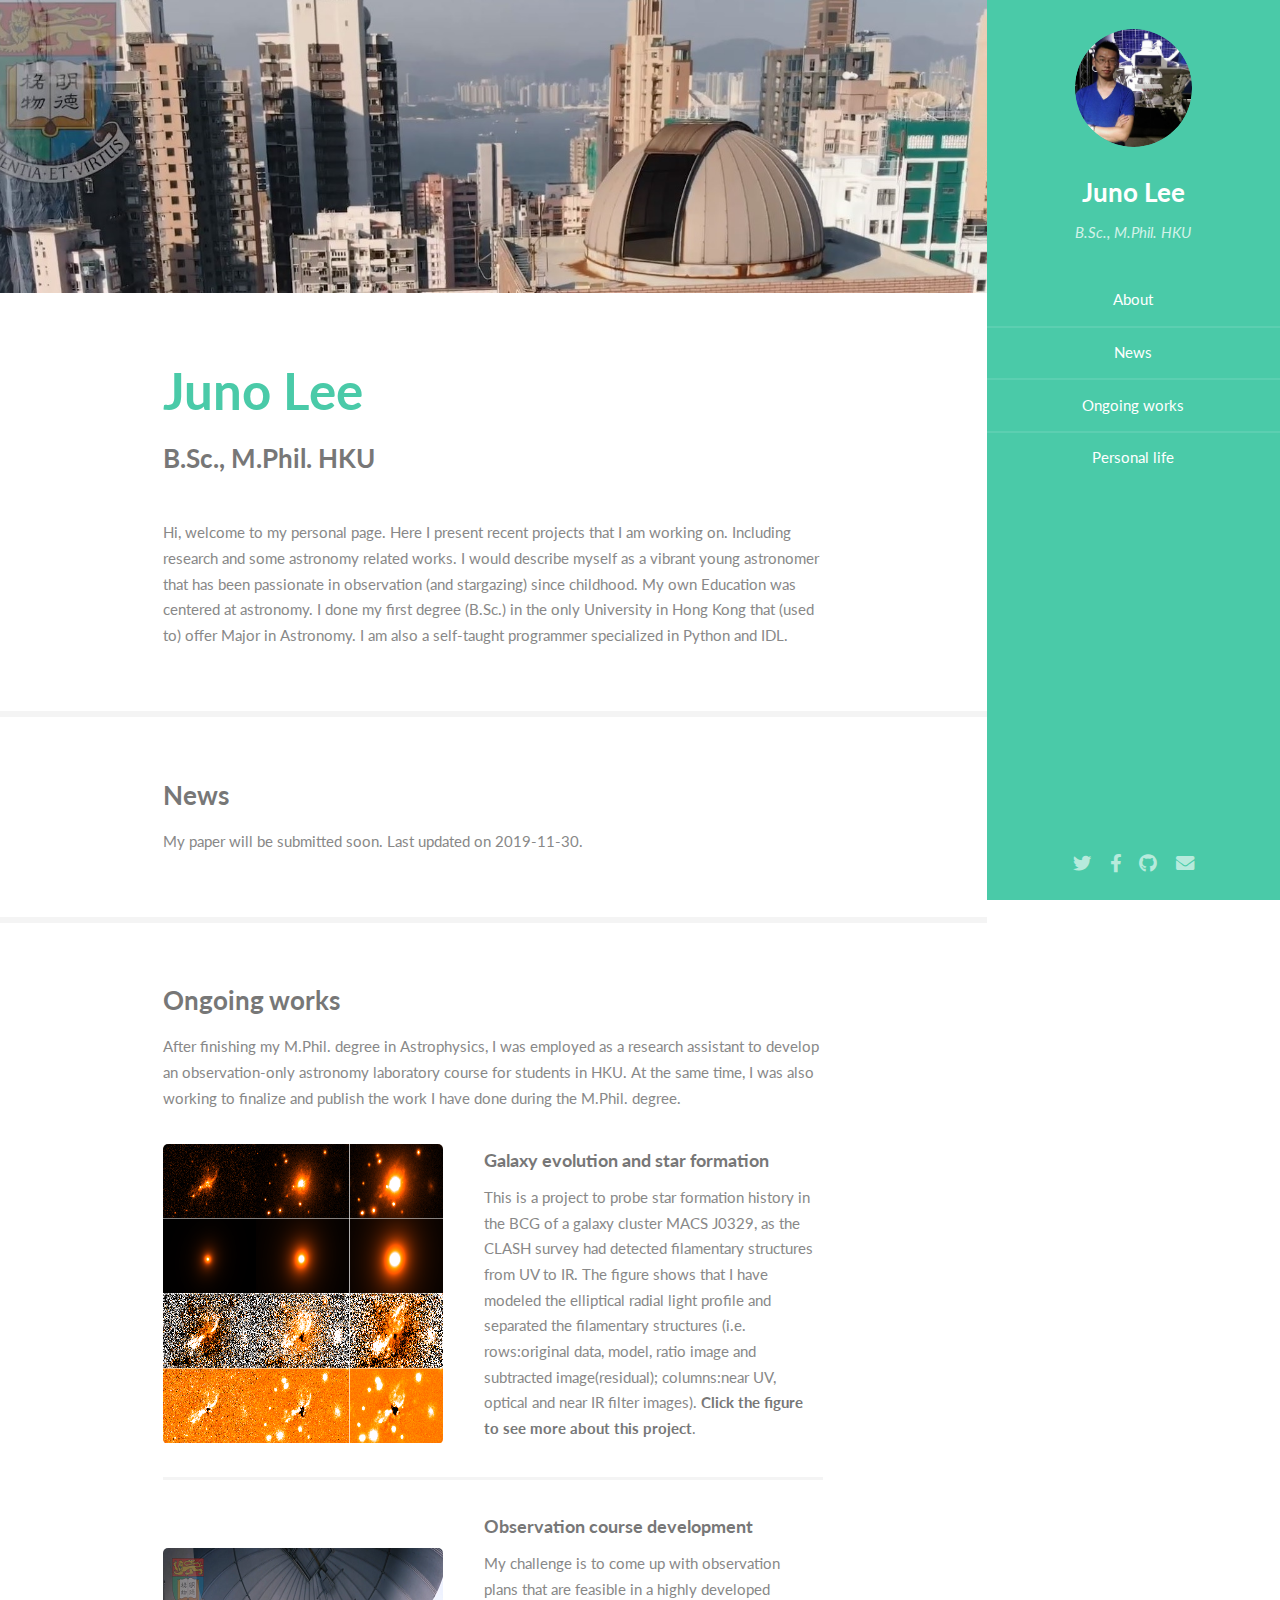
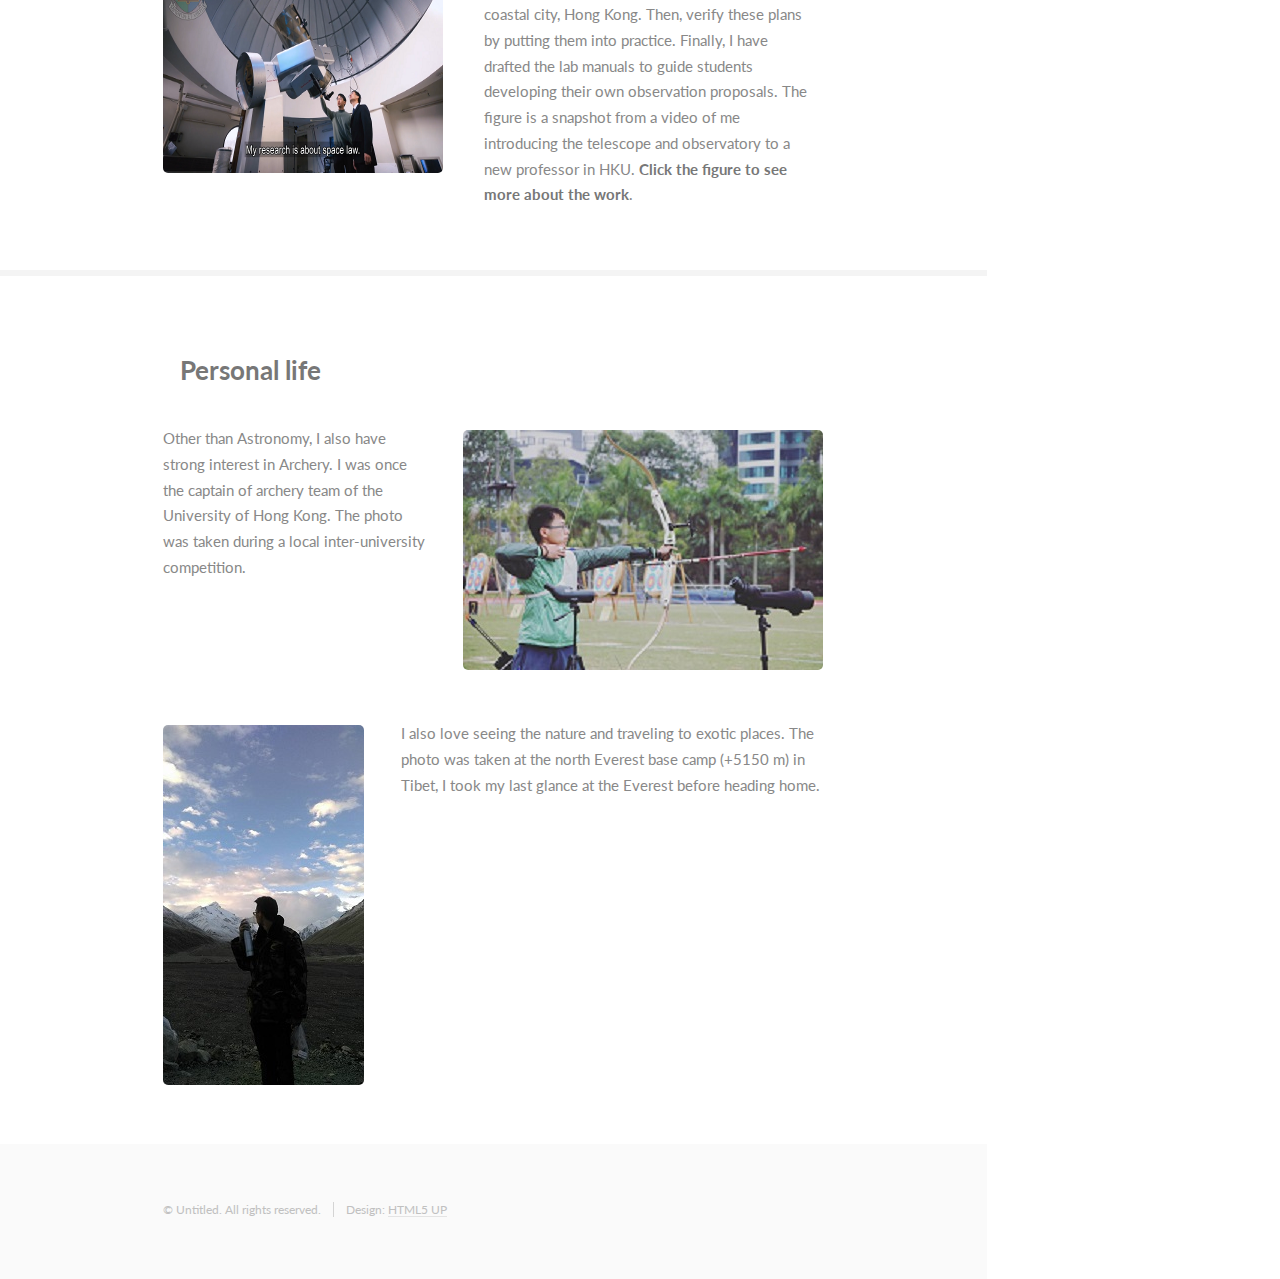
<file: index.html>
<!DOCTYPE HTML>
<!--
	Read Only by HTML5 UP
	html5up.net | @ajlkn
	Free for personal and commercial use under the CCA 3.0 license (html5up.net/license)
-->
<html>
	<head>
		<title>Juno Lee's website</title>
		<meta charset="utf-8" />
		<meta name="viewport" content="width=device-width, initial-scale=1, user-scalable=no" />
		<link rel="stylesheet" href="assets/css/main.css" />
	</head>
	<body class="is-preload">

		<!-- Header -->
			<section id="header">
				<header>
					<span class="image avatar"><img src="images/icon.jpg" alt="" /></span>
					<h1 id="logo"><a href="https://jun01ee.github.io/">Juno Lee</a></h1>
					<p>B.Sc., M.Phil. HKU</p>
				</header>
				<nav id="nav">
					<ul>
						<li><a href="https://jun01ee.github.io/#about" >About</a></li>
						<li><a href="https://jun01ee.github.io/#news" >News</a></li>
						<li><a href="https://jun01ee.github.io/#works" >Ongoing works</a></li>
						<li><a href="https://jun01ee.github.io/#personal" >Personal life</a></li> 
					</ul>
				</nav>
				<footer>
					<ul class="icons">
						<li><a href="https://twitter.com/jun01ee" class="icon brands fa-twitter"><span class="label">Twitter</span></a></li>
						<li><a href="https://www.facebook.com/juno.lee.967" class="icon brands fa-facebook-f"><span class="label">Facebook</span></a></li>
						<li><a href="https://jun01ee.github.io/" class="icon brands fa-github"><span class="label">Github</span></a></li>
						<li><a href="mailto:junolee@connect.hku.hk" class="icon solid fa-envelope"><span class="label">Email</span></a></li>
					</ul>
				</footer>
			</section>

		<!-- Wrapper -->
			<div id="wrapper">

				<!-- Main -->
					<div id="main">

						<!-- One -->
							<section id="about">
								<div class="image main" data-position="center">
									<img src="images/banner3.jpg" alt="" />
								</div>
								<div class="container">
									<header class="major">
										<h2>Juno Lee</h2>
										<p>B.Sc., M.Phil. HKU</p>
									</header>
									<p>Hi, welcome to my personal page. Here I present recent projects that I am working on. Including research and some astronomy related works. I would describe myself as a vibrant young astronomer that has been passionate in observation (and stargazing) since childhood. My own Education was centered at astronomy. I done my first degree (B.Sc.) in the only University in Hong Kong that (used to) offer Major in Astronomy. I am also a self-taught programmer specialized in Python and IDL.</p>
								</div>
							</section>

						<!-- Two -->
							<section id="news">
								<div class="container">
									<h3>News</h3>
									<p>My paper will be submitted soon. Last updated on 2019-11-30.</p>
									<!-- <ul class="feature-icons">
										<li class="icon solid fa-code">Write some codes</li>
										<li class="icon solid fa-book">Observation</li>
										<li class="icon solid fa-bolt"></li>
										<li class="icon solid fa-users">Work in team</li>
									</ul> -->
								</div>
							</section>

						<!-- Three -->
							<section id="works">
								<div class="container">
									<h3>Ongoing works</h3>
									<p>After finishing my M.Phil. degree in Astrophysics, I was employed as a research assistant to develop an observation-only astronomy laboratory course for students in HKU. At the same time, I was also working to finalize and publish the work I have done during the M.Phil. degree.</p>
									<div class="features">
										<article>
											<a href="research.html" class="image"><img src="images/residual-color-compare.png" alt="" width="400" height="300" /></a>
											<div class="inner">
												<h4>Galaxy evolution and star formation</h4>
												<p>This is a project to probe star formation history in the BCG of a galaxy cluster MACS J0329, as the CLASH survey had detected filamentary structures from UV to IR. The figure shows that I have modeled the elliptical radial light profile and separated the filamentary structures (i.e. rows:original data, model, ratio image and subtracted image(residual); columns:near UV, optical and near IR filter images). <b>Click the figure to see more about this project</b>.</p>
											</div>
										</article>
										<article>
											<a href="observation.html" class="image"><img src="images/dome.png" alt="" width="400" height="225"/></a>
											<div class="inner">
												<h4>Observation course development </h4>
												<p>My challenge is to come up with observation plans that are feasible in a highly developed coastal city, Hong Kong. Then, verify these plans by putting them into practice. Finally, I have drafted the lab manuals to guide students developing their own observation proposals. The figure is a snapshot from a video of me introducing the telescope and observatory to a new professor in HKU. <b>Click the figure to see more about the work</b>.</p>
											</div>
										</article>
									<!--	<article>
											<a href="#" class="image"><img src="images/pic03.jpg" alt="" /></a>
											<div class="inner">
												<h4>Student project: strong gravitational lensing(WSLAP+)</h4>
												<p>Integer eu ante ornare amet commetus vestibulum blandit integer in curae ac faucibus integer adipiscing ornare amet.</p>
											</div>
										</article> -->
									</div>
								</div>
							</section>

						<!-- Four -->
							<section id="personal">
								<div class="container">
									<div class="row gtr-uniform">
										<h3>Personal life</h3>
										<p><span class="image right"><img src="images/archery.jpg" alt="" /></span>Other than Astronomy, I also have strong interest in Archery. I was once the captain of archery team of the University of Hong Kong. The photo was taken during a local inter-university competition.</p>

										<p><span class="image left"><img src="images/tibet.jpg" alt="" /></span>I also love seeing the nature and traveling to	exotic places. The photo was taken at the north Everest base camp (+5150 m) in Tibet, I took my last glance at the Everest before heading home.</p>
									</div>
								</div>
							</section> 

							<!--  <form method="post" action="#">
										<div class="row gtr-uniform">
											<div class="col-6 col-12-xsmall"><input type="text" name="name" id="name" placeholder="Name" /></div>
											<div class="col-6 col-12-xsmall"><input type="email" name="email" id="email" placeholder="Email" /></div>
											<div class="col-12"><input type="text" name="subject" id="subject" placeholder="Subject" /></div>
											<div class="col-12"><textarea name="message" id="message" placeholder="Message" rows="6"></textarea></div>
											<div class="col-12">
												<ul class="actions">
													<li><input type="submit" class="primary" value="Send Message" /></li>
													<li><input type="reset" value="Reset Form" /></li>
												</ul>
											</div>
										</div>
									</form> -->

						<!-- Five -->
						<!-- 
							<section id="five">
								<div class="container">
									<h3>Elements</h3>

									<section>
										<h4>Text</h4>
										<p>This is <b>bold</b> and this is <strong>strong</strong>. This is <i>italic</i> and this is <em>emphasized</em>.
										This is <sup>superscript</sup> text and this is <sub>subscript</sub> text.
										This is <u>underlined</u> and this is code: <code>for (;;) { ... }</code>. Finally, <a href="#">this is a link</a>.</p>
										<hr />
										<header>
											<h4>Heading with a Subtitle</h4>
											<p>Lorem ipsum dolor sit amet nullam id egestas urna aliquam</p>
										</header>
										<p>Nunc lacinia ante nunc ac lobortis. Interdum adipiscing gravida odio porttitor sem non mi integer non faucibus ornare mi ut ante amet placerat aliquet. Volutpat eu sed ante lacinia sapien lorem accumsan varius montes viverra nibh in adipiscing blandit tempus accumsan.</p>
										<header>
											<h5>Heading with a Subtitle</h5>
											<p>Lorem ipsum dolor sit amet nullam id egestas urna aliquam</p>
										</header>
										<p>Nunc lacinia ante nunc ac lobortis. Interdum adipiscing gravida odio porttitor sem non mi integer non faucibus ornare mi ut ante amet placerat aliquet. Volutpat eu sed ante lacinia sapien lorem accumsan varius montes viverra nibh in adipiscing blandit tempus accumsan.</p>
										<hr />
										<h2>Heading Level 2</h2>
										<h3>Heading Level 3</h3>
										<h4>Heading Level 4</h4>
										<h5>Heading Level 5</h5>
										<h6>Heading Level 6</h6>
										<hr />
										<h5>Blockquote</h5>
										<blockquote>Fringilla nisl. Donec accumsan interdum nisi, quis tincidunt felis sagittis eget tempus euismod. Vestibulum ante ipsum primis in faucibus vestibulum. Blandit adipiscing eu felis iaculis volutpat ac adipiscing accumsan faucibus. Vestibulum ante ipsum primis in faucibus lorem ipsum dolor sit amet nullam adipiscing eu felis.</blockquote>
										<h5>Preformatted</h5>
										<pre><code>i = 0;

while (!deck.isInOrder()) {
    print 'Iteration ' + i;
    deck.shuffle();
    i++;
}

print 'It took ' + i + ' iterations to sort the deck.';</code></pre>
									</section>

									<section>
										<h4>Lists</h4>
										<div class="row">
											<div class="col-6 col-12-xsmall">
												<h5>Unordered</h5>
												<ul>
													<li>Dolor pulvinar etiam magna etiam.</li>
													<li>Sagittis adipiscing lorem eleifend.</li>
													<li>Felis enim feugiat dolore viverra.</li>
												</ul>
												<h5>Alternate</h5>
												<ul class="alt">
													<li>Dolor pulvinar etiam magna etiam.</li>
													<li>Sagittis adipiscing lorem eleifend.</li>
													<li>Felis enim feugiat dolore viverra.</li>
												</ul>
											</div>
											<div class="col-6 col-12-xsmall">
												<h5>Ordered</h5>
												<ol>
													<li>Dolor pulvinar etiam magna etiam.</li>
													<li>Etiam vel felis at lorem sed viverra.</li>
													<li>Felis enim feugiat dolore viverra.</li>
													<li>Dolor pulvinar etiam magna etiam.</li>
													<li>Etiam vel felis at lorem sed viverra.</li>
													<li>Felis enim feugiat dolore viverra.</li>
												</ol>
												<h5>Icons</h5>
												<ul class="icons">
													<li><a href="#" class="icon brands fa-twitter"><span class="label">Twitter</span></a></li>
													<li><a href="#" class="icon brands fa-facebook-f"><span class="label">Facebook</span></a></li>
													<li><a href="#" class="icon brands fa-instagram"><span class="label">Instagram</span></a></li>
													<li><a href="#" class="icon brands fa-github"><span class="label">Github</span></a></li>
													<li><a href="#" class="icon brands fa-dribbble"><span class="label">Dribbble</span></a></li>
													<li><a href="#" class="icon brands fa-tumblr"><span class="label">Tumblr</span></a></li>
												</ul>
											</div>
										</div>
										<h5>Actions</h5>
										<ul class="actions">
											<li><a href="#" class="button primary">Default</a></li>
											<li><a href="#" class="button">Default</a></li>
											<li><a href="#" class="button alt">Default</a></li>
										</ul>
										<ul class="actions small">
											<li><a href="#" class="button primary small">Small</a></li>
											<li><a href="#" class="button small">Small</a></li>
											<li><a href="#" class="button alt small">Small</a></li>
										</ul>
										<div class="row">
											<div class="col-3 col-6-medium col-12-xsmall">
												<ul class="actions stacked">
													<li><a href="#" class="button primary">Default</a></li>
													<li><a href="#" class="button">Default</a></li>
													<li><a href="#" class="button alt">Default</a></li>
												</ul>
											</div>
											<div class="col-3 col-6 col-12-xsmall">
												<ul class="actions stacked">
													<li><a href="#" class="button primary small">Small</a></li>
													<li><a href="#" class="button small">Small</a></li>
													<li><a href="#" class="button alt small">Small</a></li>
												</ul>
											</div>
											<div class="col-3 col-6-medium col-12-xsmall">
												<ul class="actions stacked">
													<li><a href="#" class="button primary fit">Default</a></li>
													<li><a href="#" class="button fit">Default</a></li>
													<li><a href="#" class="button alt fit">Default</a></li>
												</ul>
											</div>
											<div class="col-3 col-6-medium col-12-xsmall">
												<ul class="actions stacked">
													<li><a href="#" class="button primary small fit">Small</a></li>
													<li><a href="#" class="button small fit">Small</a></li>
													<li><a href="#" class="button alt small fit">Small</a></li>
												</ul>
											</div>
										</div>
									</section>

									<section>
										<h4>Table</h4>
										<h5>Default</h5>
										<div class="table-wrapper">
											<table>
												<thead>
													<tr>
														<th>Name</th>
														<th>Description</th>
														<th>Price</th>
													</tr>
												</thead>
												<tbody>
													<tr>
														<td>Item One</td>
														<td>Ante turpis integer aliquet porttitor.</td>
														<td>29.99</td>
													</tr>
													<tr>
														<td>Item Two</td>
														<td>Vis ac commodo adipiscing arcu aliquet.</td>
														<td>19.99</td>
													</tr>
													<tr>
														<td>Item Three</td>
														<td> Morbi faucibus arcu accumsan lorem.</td>
														<td>29.99</td>
													</tr>
													<tr>
														<td>Item Four</td>
														<td>Vitae integer tempus condimentum.</td>
														<td>19.99</td>
													</tr>
													<tr>
														<td>Item Five</td>
														<td>Ante turpis integer aliquet porttitor.</td>
														<td>29.99</td>
													</tr>
												</tbody>
												<tfoot>
													<tr>
														<td colspan="2"></td>
														<td>100.00</td>
													</tr>
												</tfoot>
											</table>
										</div>

										<h5>Alternate</h5>
										<div class="table-wrapper">
											<table class="alt">
												<thead>
													<tr>
														<th>Name</th>
														<th>Description</th>
														<th>Price</th>
													</tr>
												</thead>
												<tbody>
													<tr>
														<td>Item One</td>
														<td>Ante turpis integer aliquet porttitor.</td>
														<td>29.99</td>
													</tr>
													<tr>
														<td>Item Two</td>
														<td>Vis ac commodo adipiscing arcu aliquet.</td>
														<td>19.99</td>
													</tr>
													<tr>
														<td>Item Three</td>
														<td> Morbi faucibus arcu accumsan lorem.</td>
														<td>29.99</td>
													</tr>
													<tr>
														<td>Item Four</td>
														<td>Vitae integer tempus condimentum.</td>
														<td>19.99</td>
													</tr>
													<tr>
														<td>Item Five</td>
														<td>Ante turpis integer aliquet porttitor.</td>
														<td>29.99</td>
													</tr>
												</tbody>
												<tfoot>
													<tr>
														<td colspan="2"></td>
														<td>100.00</td>
													</tr>
												</tfoot>
											</table>
										</div>
									</section>

									<section>
										<h4>Buttons</h4>
										<ul class="actions">
											<li><a href="#" class="button primary">Primary</a></li>
											<li><a href="#" class="button">Default</a></li>
											<li><a href="#" class="button alt">Alternate</a></li>
										</ul>
										<ul class="actions">
											<li><a href="#" class="button primary large">Large</a></li>
											<li><a href="#" class="button">Default</a></li>
											<li><a href="#" class="button alt small">Small</a></li>
										</ul>
										<ul class="actions fit">
											<li><a href="#" class="button primary fit">Fit</a></li>
											<li><a href="#" class="button fit">Fit</a></li>
											<li><a href="#" class="button alt fit">Fit</a></li>
										</ul>
										<ul class="actions fit small">
											<li><a href="#" class="button primary fit small">Fit + Small</a></li>
											<li><a href="#" class="button fit small">Fit + Small</a></li>
											<li><a href="#" class="button alt fit small">Fit + Small</a></li>
										</ul>
										<ul class="actions">
											<li><a href="#" class="button primary icon solid fa-download">Icon</a></li>
											<li><a href="#" class="button icon solid fa-download">Icon</a></li>
											<li><a href="#" class="button alt icon solid fa-check">Icon</a></li>
										</ul>
										<ul class="actions">
											<li><span class="button primary disabled">Primary</span></li>
											<li><span class="button disabled">Default</span></li>
											<li><span class="button alt disabled">Alternate</span></li>
										</ul>
									</section>

									<section>
										<h4>Form</h4>
										<form method="post" action="#">
											<div class="row gtr-uniform">
												<div class="col-6 col-12-xsmall">
													<input type="text" name="demo-name" id="demo-name" value="" placeholder="Name" />
												</div>
												<div class="col-6 col-12-xsmall">
													<input type="email" name="demo-email" id="demo-email" value="" placeholder="Email" />
												</div>
												<div class="col-12">
													<select name="demo-category" id="demo-category">
														<option value="">- Category -</option>
														<option value="1">Manufacturing</option>
														<option value="1">Shipping</option>
														<option value="1">Administration</option>
														<option value="1">Human Resources</option>
													</select>
												</div>
												<div class="col-4 col-12-medium">
													<input type="radio" id="demo-priority-low" name="demo-priority" checked>
													<label for="demo-priority-low">Low Priority</label>
												</div>
												<div class="col-4 col-12-medium">
													<input type="radio" id="demo-priority-normal" name="demo-priority">
													<label for="demo-priority-normal">Normal Priority</label>
												</div>
												<div class="col-4 col-12-medium">
													<input type="radio" id="demo-priority-high" name="demo-priority">
													<label for="demo-priority-high">High Priority</label>
												</div>
												<div class="col-6 col-12-medium">
													<input type="checkbox" id="demo-copy" name="demo-copy">
													<label for="demo-copy">Email me a copy of this message</label>
												</div>
												<div class="col-6 col-12-medium">
													<input type="checkbox" id="demo-human" name="demo-human" checked>
													<label for="demo-human">I am a human and not a robot</label>
												</div>
												<div class="col-12">
													<textarea name="demo-message" id="demo-message" placeholder="Enter your message" rows="6"></textarea>
												</div>
												<div class="col-12">
													<ul class="actions">
														<li><input type="submit" value="Send Message" /></li>
														<li><input type="reset" value="Reset" class="alt" /></li>
													</ul>
												</div>
											</div>
										</form>
									</section>

									<section>
										<h4>Image</h4>
										<h5>Fit</h5>
										<span class="image fit"><img src="images/banner.jpg" alt="" /></span>
										<div class="box alt">
											<div class="row gtr-50 gtr-uniform">
												<div class="col-4"><span class="image fit"><img src="images/pic01.jpg" alt="" /></span></div>
												<div class="col-4"><span class="image fit"><img src="images/pic02.jpg" alt="" /></span></div>
												<div class="col-4"><span class="image fit"><img src="images/pic03.jpg" alt="" /></span></div>
												<div class="col-4"><span class="image fit"><img src="images/pic02.jpg" alt="" /></span></div>
												<div class="col-4"><span class="image fit"><img src="images/pic03.jpg" alt="" /></span></div>
												<div class="col-4"><span class="image fit"><img src="images/pic01.jpg" alt="" /></span></div>
												<div class="col-4"><span class="image fit"><img src="images/pic03.jpg" alt="" /></span></div>
												<div class="col-4"><span class="image fit"><img src="images/pic01.jpg" alt="" /></span></div>
												<div class="col-4"><span class="image fit"><img src="images/pic02.jpg" alt="" /></span></div>
											</div>
										</div>
										<h5>Left &amp; Right</h5>
										<p><span class="image left"><img src="images/avatar.jpg" alt="" /></span>Fringilla nisl. Donec accumsan interdum nisi, quis tincidunt felis sagittis eget. tempus euismod. Vestibulum ante ipsum primis in faucibus vestibulum. Blandit adipiscing eu felis iaculis volutpat ac adipiscing accumsan eu faucibus. Integer ac pellentesque praesent tincidunt felis sagittis eget. tempus euismod. Vestibulum ante ipsum primis in faucibus vestibulum. Blandit adipiscing eu felis iaculis volutpat ac adipiscing accumsan eu faucibus. Integer ac pellentesque praesent. Donec accumsan interdum nisi, quis tincidunt felis sagittis eget. tempus euismod. Vestibulum ante ipsum primis in faucibus vestibulum. Blandit adipiscing eu felis iaculis volutpat ac adipiscing accumsan eu faucibus. Integer ac pellentesque praesent tincidunt felis sagittis eget. tempus euismod. Vestibulum ante ipsum primis in faucibus vestibulum. Blandit adipiscing eu felis iaculis volutpat ac adipiscing accumsan eu faucibus. Integer ac pellentesque praesent.</p>
										<p><span class="image right"><img src="images/avatar.jpg" alt="" /></span>Fringilla nisl. Donec accumsan interdum nisi, quis tincidunt felis sagittis eget. tempus euismod. Vestibulum ante ipsum primis in faucibus vestibulum. Blandit adipiscing eu felis iaculis volutpat ac adipiscing accumsan eu faucibus. Integer ac pellentesque praesent tincidunt felis sagittis eget. tempus euismod. Vestibulum ante ipsum primis in faucibus vestibulum. Blandit adipiscing eu felis iaculis volutpat ac adipiscing accumsan eu faucibus. Integer ac pellentesque praesent. Donec accumsan interdum nisi, quis tincidunt felis sagittis eget. tempus euismod. Vestibulum ante ipsum primis in faucibus vestibulum. Blandit adipiscing eu felis iaculis volutpat ac adipiscing accumsan eu faucibus. Integer ac pellentesque praesent tincidunt felis sagittis eget. tempus euismod. Vestibulum ante ipsum primis in faucibus vestibulum. Blandit adipiscing eu felis iaculis volutpat ac adipiscing accumsan eu faucibus. Integer ac pellentesque praesent.</p>
									</section>

								</div>
							</section>
						-->

					</div>

				<!-- Footer -->
					<section id="footer">
						<div class="container">
							<ul class="copyright">
								<li>&copy; Untitled. All rights reserved.</li><li>Design: <a href="http://html5up.net">HTML5 UP</a></li>
							</ul>
						</div>
					</section>

			</div>

		<!-- Scripts -->
			<script src="assets/js/jquery.min.js"></script>
			<script src="assets/js/jquery.scrollex.min.js"></script>
			<script src="assets/js/jquery.scrolly.min.js"></script>
			<script src="assets/js/browser.min.js"></script>
			<script src="assets/js/breakpoints.min.js"></script>
			<script src="assets/js/util.js"></script>
			<script src="assets/js/main.js"></script>

	</body>
</html>
</file>
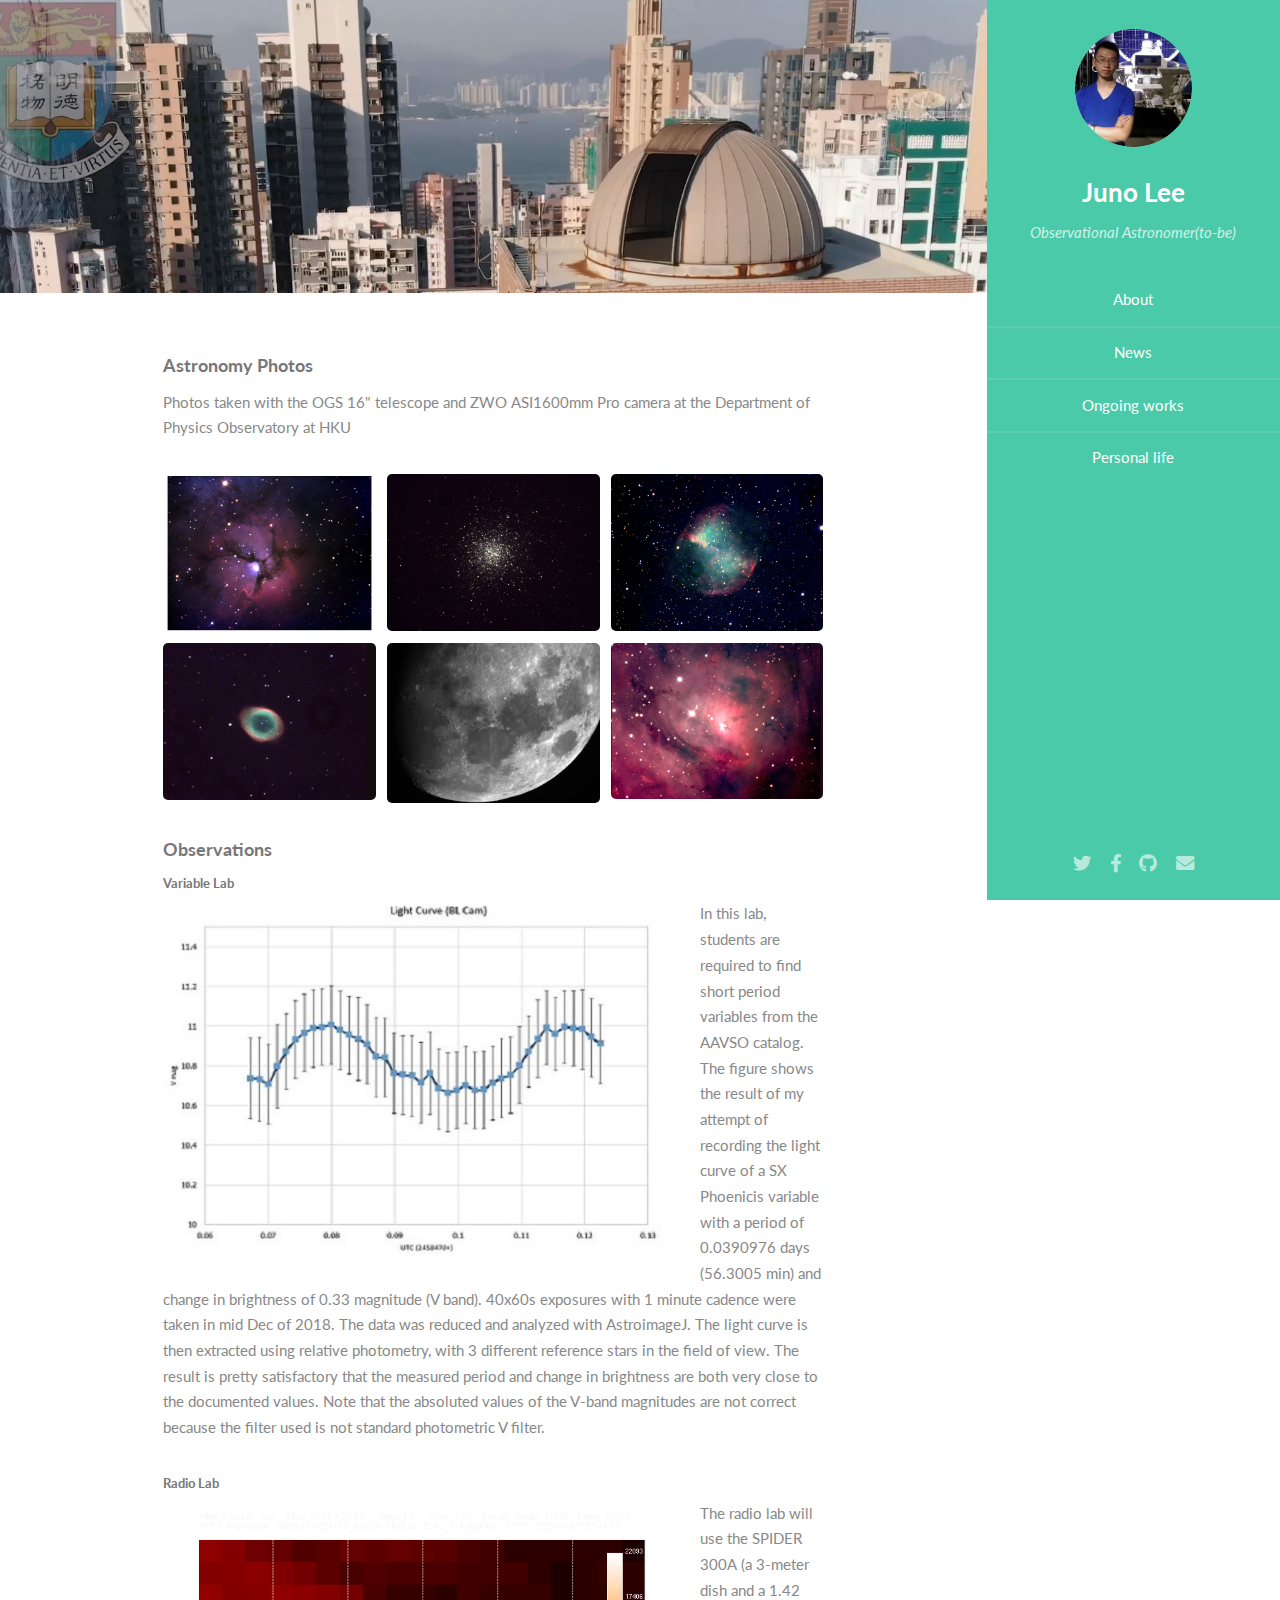
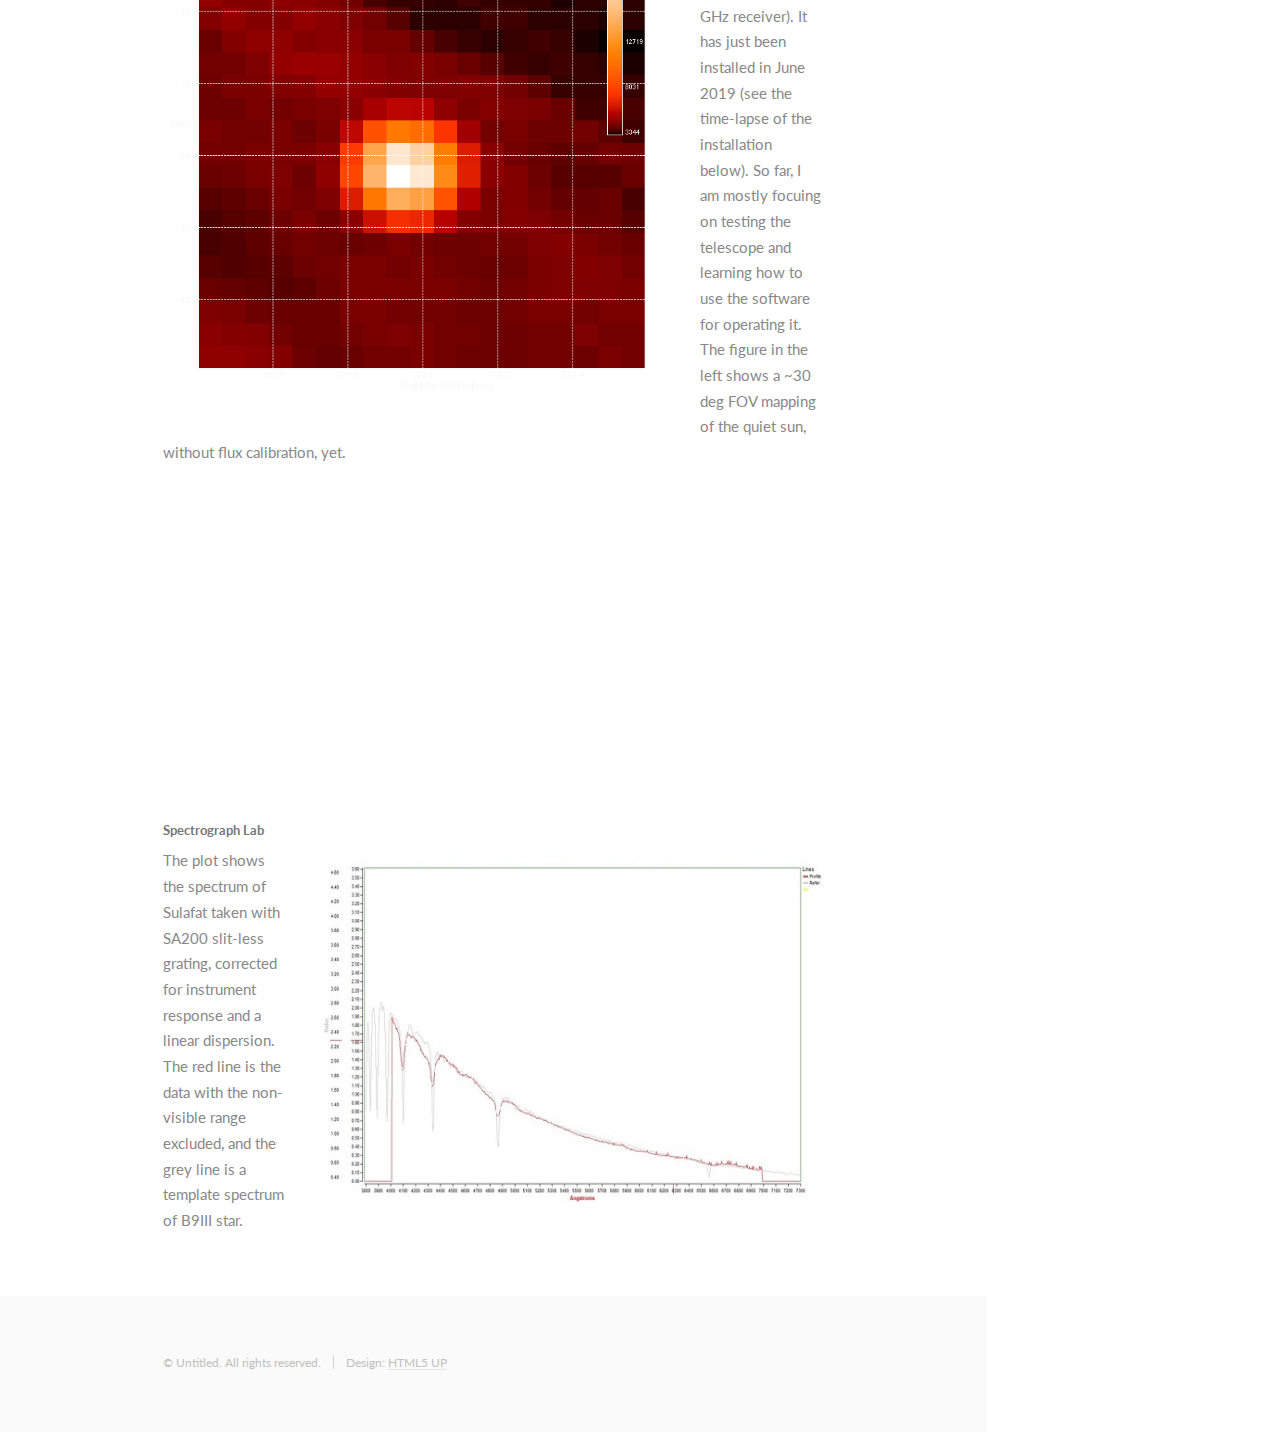
<file: observation.html>
<!DOCTYPE HTML>
<!--
	Read Only by HTML5 UP
	html5up.net | @ajlkn
	Free for personal and commercial use under the CCA 3.0 license (html5up.net/license)
-->
<html>
	<head>
		<title>Juno Lee's website</title>
		<meta charset="utf-8" />
		<meta name="viewport" content="width=device-width, initial-scale=1, user-scalable=no" />
		<link rel="stylesheet" href="assets/css/main.css" />
	</head>
	<body class="is-preload">

		<!-- Header -->
			<section id="header">
				<header>
					<span class="image avatar"><img src="images/icon.jpg" alt="" /></span>
					<h1 id="logo"><a href="https://jun01ee.github.io/">Juno Lee</a></h1>
					<p>Observational Astronomer(to-be)</p>
				</header>
				<nav id="nav">
					<ul>
						<li><a href="https://jun01ee.github.io/#about" >About</a></li>
						<li><a href="https://jun01ee.github.io/#news" >News</a></li>
						<li><a href="https://jun01ee.github.io/#works" >Ongoing works</a></li>
						<li><a href="https://jun01ee.github.io/#personal" >Personal life</a></li> 
					</ul>
				</nav>
				<footer>
					<ul class="icons">
						<li><a href="https://twitter.com/jun01ee" class="icon brands fa-twitter"><span class="label">Twitter</span></a></li>
						<li><a href="https://www.facebook.com/juno.lee.967" class="icon brands fa-facebook-f"><span class="label">Facebook</span></a></li>
						<li><a href="https://jun01ee.github.io/" class="icon brands fa-github"><span class="label">Github</span></a></li>
						<li><a href="mailto:junolee@connect.hku.hk" class="icon solid fa-envelope"><span class="label">Email</span></a></li>
					</ul>
				</footer>
			</section>

		<!-- Wrapper -->
			<div id="wrapper">

				<!-- Main -->
					<div id="main">
						<!-- Five -->
						<!-- -->
							<section id="observation">
								<div class="image main" data-position="center">
									<img src="images/banner3.jpg" alt="" />
								</div>
								<div class="container">
									<!-- <h3>Elements</h3> -->

									<!-- <section>
										<h4>Text</h4>
										<p>This is <b>bold</b> and this is <strong>strong</strong>. This is <i>italic</i> and this is <em>emphasized</em>.
										This is <sup>superscript</sup> text and this is <sub>subscript</sub> text.
										This is <u>underlined</u> and this is code: <code>for (;;) { ... }</code>. Finally, <a href="#">this is a link</a>.</p>
										<hr />
										<header>
											<h4>Heading with a Subtitle</h4>
											<p>Lorem ipsum dolor sit amet nullam id egestas urna aliquam</p>
										</header>
										<p>Nunc lacinia ante nunc ac lobortis. Interdum adipiscing gravida odio porttitor sem non mi integer non faucibus ornare mi ut ante amet placerat aliquet. Volutpat eu sed ante lacinia sapien lorem accumsan varius montes viverra nibh in adipiscing blandit tempus accumsan.</p>
										<header>
											<h5>Heading with a Subtitle</h5>
											<p>Lorem ipsum dolor sit amet nullam id egestas urna aliquam</p>
										</header>
										<p>Nunc lacinia ante nunc ac lobortis. Interdum adipiscing gravida odio porttitor sem non mi integer non faucibus ornare mi ut ante amet placerat aliquet. Volutpat eu sed ante lacinia sapien lorem accumsan varius montes viverra nibh in adipiscing blandit tempus accumsan.</p>
										<hr />
										<h2>Heading Level 2</h2>
										<h3>Heading Level 3</h3>
										<h4>Heading Level 4</h4>
										<h5>Heading Level 5</h5>
										<h6>Heading Level 6</h6>
										<hr />
										<h5>Blockquote</h5>
										<blockquote>Fringilla nisl. Donec accumsan interdum nisi, quis tincidunt felis sagittis eget tempus euismod. Vestibulum ante ipsum primis in faucibus vestibulum. Blandit adipiscing eu felis iaculis volutpat ac adipiscing accumsan faucibus. Vestibulum ante ipsum primis in faucibus lorem ipsum dolor sit amet nullam adipiscing eu felis.</blockquote>
										<h5>Preformatted</h5>
										<pre><code>i = 0;

while (!deck.isInOrder()) {
    print 'Iteration ' + i;
    deck.shuffle();
    i++;
}

print 'It took ' + i + ' iterations to sort the deck.';</code></pre>
									</section>
 -->
									<!-- <section>
										<h4>Lists</h4>
										<div class="row">
											<div class="col-6 col-12-xsmall">
												<h5>Unordered</h5>
												<ul>
													<li>Dolor pulvinar etiam magna etiam.</li>
													<li>Sagittis adipiscing lorem eleifend.</li>
													<li>Felis enim feugiat dolore viverra.</li>
												</ul>
												<h5>Alternate</h5>
												<ul class="alt">
													<li>Dolor pulvinar etiam magna etiam.</li>
													<li>Sagittis adipiscing lorem eleifend.</li>
													<li>Felis enim feugiat dolore viverra.</li>
												</ul>
											</div>
											<div class="col-6 col-12-xsmall">
												<h5>Ordered</h5>
												<ol>
													<li>Dolor pulvinar etiam magna etiam.</li>
													<li>Etiam vel felis at lorem sed viverra.</li>
													<li>Felis enim feugiat dolore viverra.</li>
													<li>Dolor pulvinar etiam magna etiam.</li>
													<li>Etiam vel felis at lorem sed viverra.</li>
													<li>Felis enim feugiat dolore viverra.</li>
												</ol>
												<h5>Icons</h5>
												<ul class="icons">
													<li><a href="#" class="icon brands fa-twitter"><span class="label">Twitter</span></a></li>
													<li><a href="#" class="icon brands fa-facebook-f"><span class="label">Facebook</span></a></li>
													<li><a href="#" class="icon brands fa-instagram"><span class="label">Instagram</span></a></li>
													<li><a href="#" class="icon brands fa-github"><span class="label">Github</span></a></li>
													<li><a href="#" class="icon brands fa-dribbble"><span class="label">Dribbble</span></a></li>
													<li><a href="#" class="icon brands fa-tumblr"><span class="label">Tumblr</span></a></li>
												</ul>
											</div>
										</div>
										<h5>Actions</h5>
										<ul class="actions">
											<li><a href="#" class="button primary">Default</a></li>
											<li><a href="#" class="button">Default</a></li>
											<li><a href="#" class="button alt">Default</a></li>
										</ul>
										<ul class="actions small">
											<li><a href="#" class="button primary small">Small</a></li>
											<li><a href="#" class="button small">Small</a></li>
											<li><a href="#" class="button alt small">Small</a></li>
										</ul>
										<div class="row">
											<div class="col-3 col-6-medium col-12-xsmall">
												<ul class="actions stacked">
													<li><a href="#" class="button primary">Default</a></li>
													<li><a href="#" class="button">Default</a></li>
													<li><a href="#" class="button alt">Default</a></li>
												</ul>
											</div>
											<div class="col-3 col-6 col-12-xsmall">
												<ul class="actions stacked">
													<li><a href="#" class="button primary small">Small</a></li>
													<li><a href="#" class="button small">Small</a></li>
													<li><a href="#" class="button alt small">Small</a></li>
												</ul>
											</div>
											<div class="col-3 col-6-medium col-12-xsmall">
												<ul class="actions stacked">
													<li><a href="#" class="button primary fit">Default</a></li>
													<li><a href="#" class="button fit">Default</a></li>
													<li><a href="#" class="button alt fit">Default</a></li>
												</ul>
											</div>
											<div class="col-3 col-6-medium col-12-xsmall">
												<ul class="actions stacked">
													<li><a href="#" class="button primary small fit">Small</a></li>
													<li><a href="#" class="button small fit">Small</a></li>
													<li><a href="#" class="button alt small fit">Small</a></li>
												</ul>
											</div>
										</div>
									</section> -->

									<!-- <section>
										<h4>Table</h4>
										<h5>Default</h5>
										<div class="table-wrapper">
											<table>
												<thead>
													<tr>
														<th>Name</th>
														<th>Description</th>
														<th>Price</th>
													</tr>
												</thead>
												<tbody>
													<tr>
														<td>Item One</td>
														<td>Ante turpis integer aliquet porttitor.</td>
														<td>29.99</td>
													</tr>
													<tr>
														<td>Item Two</td>
														<td>Vis ac commodo adipiscing arcu aliquet.</td>
														<td>19.99</td>
													</tr>
													<tr>
														<td>Item Three</td>
														<td> Morbi faucibus arcu accumsan lorem.</td>
														<td>29.99</td>
													</tr>
													<tr>
														<td>Item Four</td>
														<td>Vitae integer tempus condimentum.</td>
														<td>19.99</td>
													</tr>
													<tr>
														<td>Item Five</td>
														<td>Ante turpis integer aliquet porttitor.</td>
														<td>29.99</td>
													</tr>
												</tbody>
												<tfoot>
													<tr>
														<td colspan="2"></td>
														<td>100.00</td>
													</tr>
												</tfoot>
											</table>
										</div> -->

										<!-- <h5>Alternate</h5>
										<div class="table-wrapper">
											<table class="alt">
												<thead>
													<tr>
														<th>Name</th>
														<th>Description</th>
														<th>Price</th>
													</tr>
												</thead>
												<tbody>
													<tr>
														<td>Item One</td>
														<td>Ante turpis integer aliquet porttitor.</td>
														<td>29.99</td>
													</tr>
													<tr>
														<td>Item Two</td>
														<td>Vis ac commodo adipiscing arcu aliquet.</td>
														<td>19.99</td>
													</tr>
													<tr>
														<td>Item Three</td>
														<td> Morbi faucibus arcu accumsan lorem.</td>
														<td>29.99</td>
													</tr>
													<tr>
														<td>Item Four</td>
														<td>Vitae integer tempus condimentum.</td>
														<td>19.99</td>
													</tr>
													<tr>
														<td>Item Five</td>
														<td>Ante turpis integer aliquet porttitor.</td>
														<td>29.99</td>
													</tr>
												</tbody>
												<tfoot>
													<tr>
														<td colspan="2"></td>
														<td>100.00</td>
													</tr>
												</tfoot>
											</table>
										</div>
									</section>

									<section>
										<h4>Buttons</h4>
										<ul class="actions">
											<li><a href="#" class="button primary">Primary</a></li>
											<li><a href="#" class="button">Default</a></li>
											<li><a href="#" class="button alt">Alternate</a></li>
										</ul>
										<ul class="actions">
											<li><a href="#" class="button primary large">Large</a></li>
											<li><a href="#" class="button">Default</a></li>
											<li><a href="#" class="button alt small">Small</a></li>
										</ul>
										<ul class="actions fit">
											<li><a href="#" class="button primary fit">Fit</a></li>
											<li><a href="#" class="button fit">Fit</a></li>
											<li><a href="#" class="button alt fit">Fit</a></li>
										</ul>
										<ul class="actions fit small">
											<li><a href="#" class="button primary fit small">Fit + Small</a></li>
											<li><a href="#" class="button fit small">Fit + Small</a></li>
											<li><a href="#" class="button alt fit small">Fit + Small</a></li>
										</ul>
										<ul class="actions">
											<li><a href="#" class="button primary icon solid fa-download">Icon</a></li>
											<li><a href="#" class="button icon solid fa-download">Icon</a></li>
											<li><a href="#" class="button alt icon solid fa-check">Icon</a></li>
										</ul>
										<ul class="actions">
											<li><span class="button primary disabled">Primary</span></li>
											<li><span class="button disabled">Default</span></li>
											<li><span class="button alt disabled">Alternate</span></li>
										</ul>
									</section>

									<section>
										<h4>Form</h4>
										<form method="post" action="#">
											<div class="row gtr-uniform">
												<div class="col-6 col-12-xsmall">
													<input type="text" name="demo-name" id="demo-name" value="" placeholder="Name" />
												</div>
												<div class="col-6 col-12-xsmall">
													<input type="email" name="demo-email" id="demo-email" value="" placeholder="Email" />
												</div>
												<div class="col-12">
													<select name="demo-category" id="demo-category">
														<option value="">- Category -</option>
														<option value="1">Manufacturing</option>
														<option value="1">Shipping</option>
														<option value="1">Administration</option>
														<option value="1">Human Resources</option>
													</select>
												</div>
												<div class="col-4 col-12-medium">
													<input type="radio" id="demo-priority-low" name="demo-priority" checked>
													<label for="demo-priority-low">Low Priority</label>
												</div>
												<div class="col-4 col-12-medium">
													<input type="radio" id="demo-priority-normal" name="demo-priority">
													<label for="demo-priority-normal">Normal Priority</label>
												</div>
												<div class="col-4 col-12-medium">
													<input type="radio" id="demo-priority-high" name="demo-priority">
													<label for="demo-priority-high">High Priority</label>
												</div>
												<div class="col-6 col-12-medium">
													<input type="checkbox" id="demo-copy" name="demo-copy">
													<label for="demo-copy">Email me a copy of this message</label>
												</div>
												<div class="col-6 col-12-medium">
													<input type="checkbox" id="demo-human" name="demo-human" checked>
													<label for="demo-human">I am a human and not a robot</label>
												</div>
												<div class="col-12">
													<textarea name="demo-message" id="demo-message" placeholder="Enter your message" rows="6"></textarea>
												</div>
												<div class="col-12">
													<ul class="actions">
														<li><input type="submit" value="Send Message" /></li>
														<li><input type="reset" value="Reset" class="alt" /></li>
													</ul>
												</div>
											</div>
										</form>
									</section> -->

									<section>
										<h4>Astronomy Photos</h4>
										<p>Photos taken with the OGS 16" telescope and ZWO ASI1600mm Pro camera at the Department of Physics Observatory at HKU</p>
										<!-- <h5>Fit</h5> -->
										<!-- <span class="image fit"><img src="images/banner3.jpg" alt="" /></span> -->
										<div class="box alt">
											<div class="row gtr-50 gtr-uniform">
												<div class="col-4"><span class="image fit"><img src="images/m20.jpg" alt="" /></span></div>
												<div class="col-4"><span class="image fit"><img src="images/m13.jpg" alt="" /></span></div>
												<div class="col-4"><span class="image fit"><img src="images/m27.jpg" alt="" /></span></div>
												<div class="col-4"><span class="image fit"><img src="images/m57.jpg" alt="" /></span></div>
												<div class="col-4"><span class="image fit"><img src="images/moon.jpg" alt="" /></span></div>
												<div class="col-4"><span class="image fit"><img src="images/m8.jpg" alt="" /></span></div><!-- 
												<div class="col-4"><span class="image fit"><img src="images/pic03.jpg" alt="" /></span></div>
												<div class="col-4"><span class="image fit"><img src="images/pic01.jpg" alt="" /></span></div>
												<div class="col-4"><span class="image fit"><img src="images/pic02.jpg" alt="" /></span></div> -->
											</div>
										</div>
										<h4>Observations</h4>
										<h5>Variable Lab</h5>
										<p><span class="image left"><img src="images/BLcam.JPG" alt="" width="500", height="350"/></span> In this lab, students are required to find short period variables from the AAVSO catalog. The figure shows the result of my attempt of recording the light curve of a SX Phoenicis variable with a period of 0.0390976 days (56.3005 min) and change in brightness of 0.33 magnitude (V band). 40x60s exposures with 1 minute cadence were taken in mid Dec of 2018. The data was reduced and analyzed with AstroimageJ.
										The light curve is then extracted using relative photometry, with 3 different reference stars in the field of view. The result is pretty satisfactory that the measured period and change in brightness are both very close to the documented values. Note that the absoluted values of the V-band magnitudes are not correct because the filter used is not standard photometric V filter.</p>

										<h5>Radio Lab</h5>
										<p><span class="image left"><img src="images/radio.png" alt="" width="500", height="500" /></span> The radio lab will use the SPIDER 300A (a 3-meter dish and a 1.42 GHz receiver). It has just been installed in June 2019 (see the time-lapse of the installation below).  So far, I am mostly focuing on testing the telescope and learning how to use the software for operating it. The figure in the left shows a ~30 deg FOV mapping of the quiet sun, without flux calibration, yet. <iframe width="560" height="315" align="middle" src="https://www.youtube.com/embed/hmhurwzuF8A" frameborder="0" allow="accelerometer; autoplay=1; encrypted-media; gyroscope; picture-in-picture" allowfullscreen></iframe></p>
										

										<h5>Spectrograph Lab</h5>
										<p><span class="image right"><img src="images/spec.JPG" alt="" width="500", height="350"/></span> The plot shows the spectrum of Sulafat taken with SA200 slit-less grating, corrected for instrument response and a linear dispersion. The red line is the data with the non-visible range excluded, and the grey line is a template spectrum of B9III star.</p>

									</section>

								</div>
							</section>
						<!-- -->

					</div>

				<!-- Footer -->
					<section id="footer">
						<div class="container">
							<ul class="copyright">
								<li>&copy; Untitled. All rights reserved.</li><li>Design: <a href="http://html5up.net">HTML5 UP</a></li>
							</ul>
						</div>
					</section>

			</div>

		<!-- Scripts -->
			<script src="assets/js/jquery.min.js"></script>
			<script src="assets/js/jquery.scrollex.min.js"></script>
			<script src="assets/js/jquery.scrolly.min.js"></script>
			<script src="assets/js/browser.min.js"></script>
			<script src="assets/js/breakpoints.min.js"></script>
			<script src="assets/js/util.js"></script>
			<script src="assets/js/main.js"></script>

	</body>
</html>
</file>
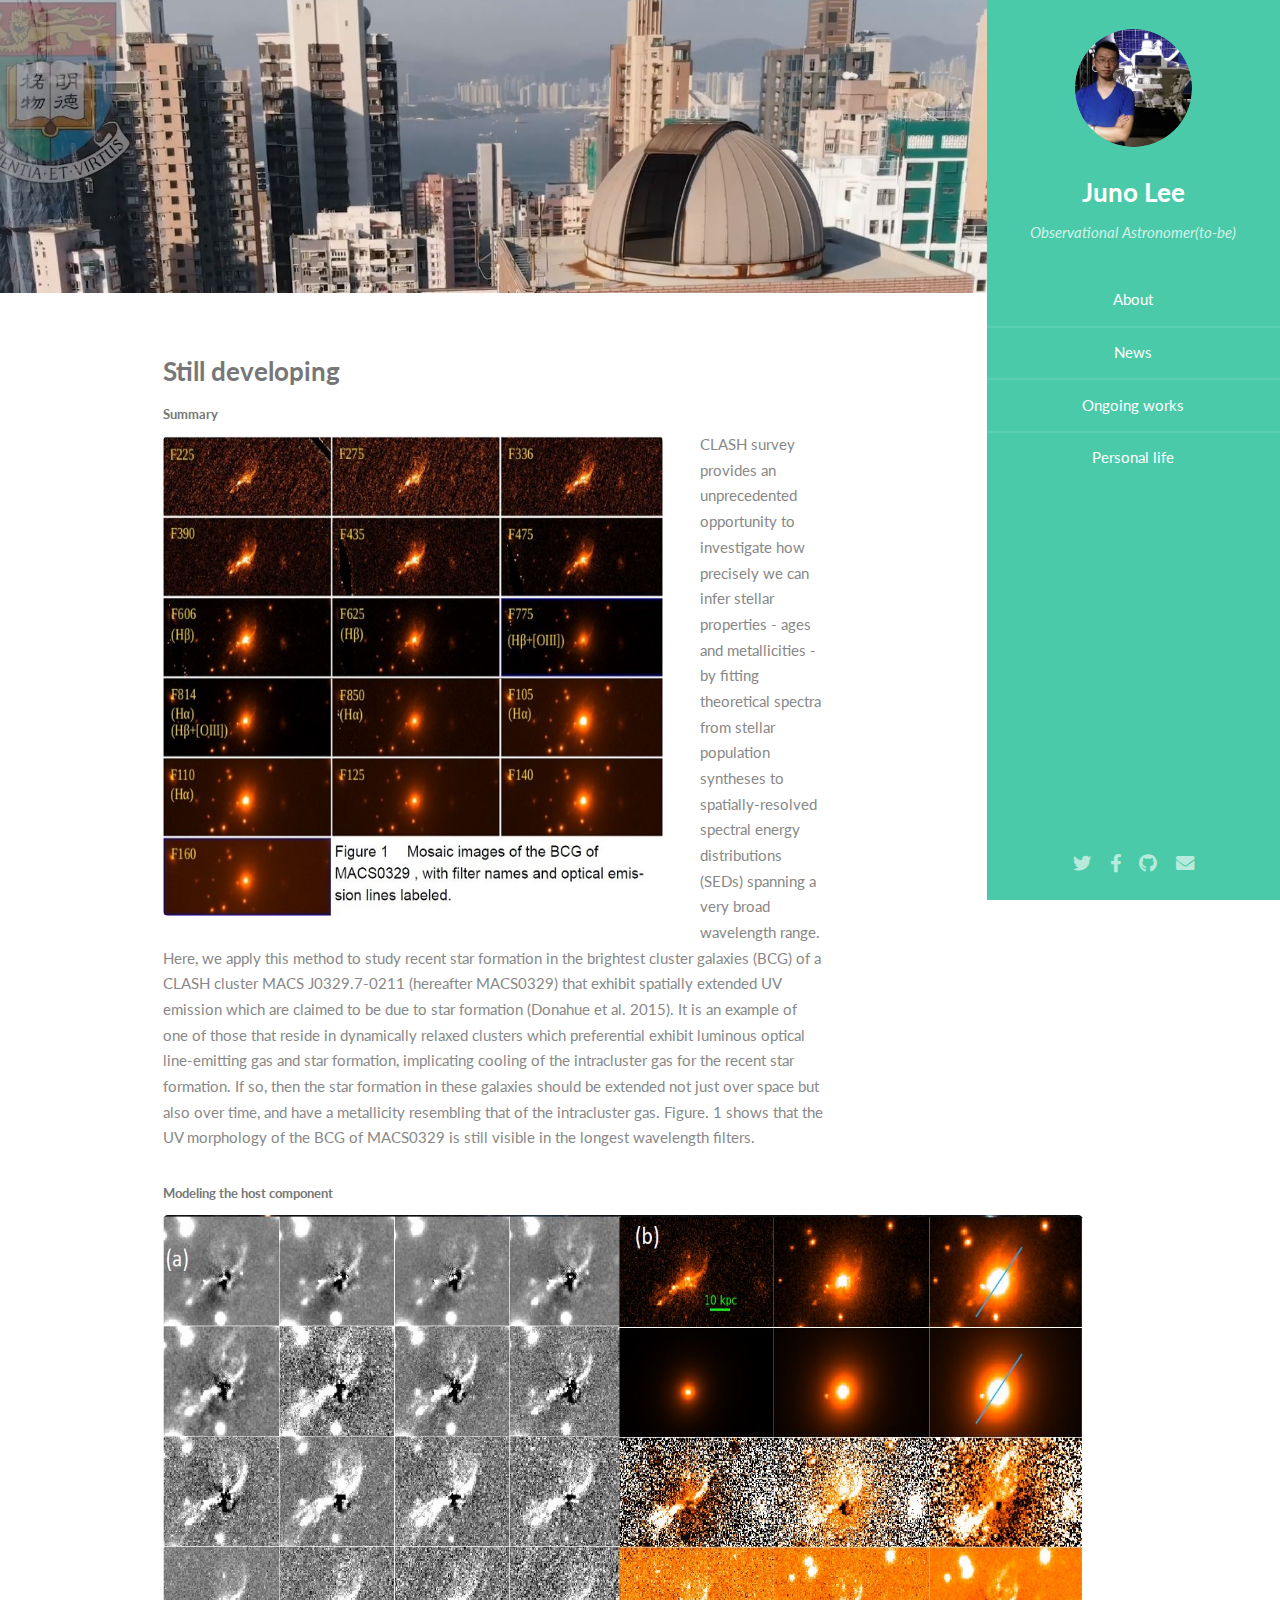
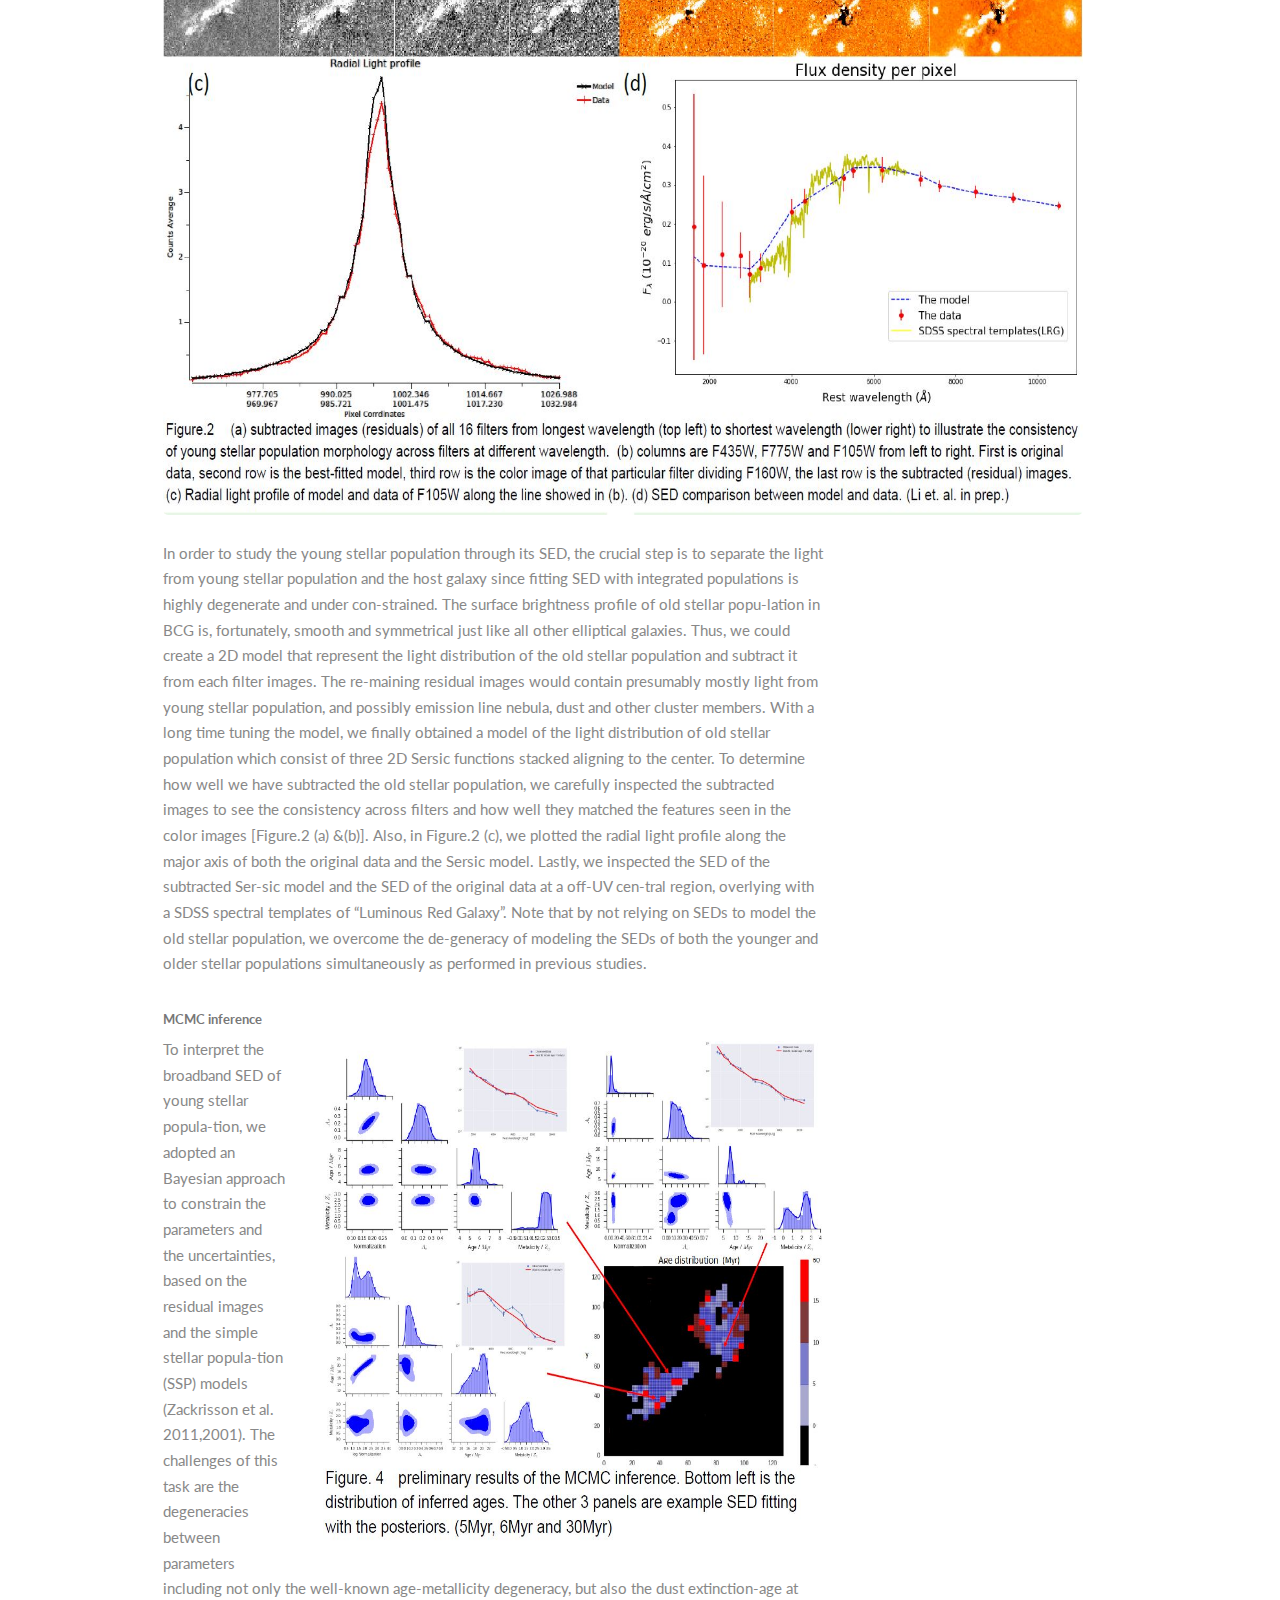
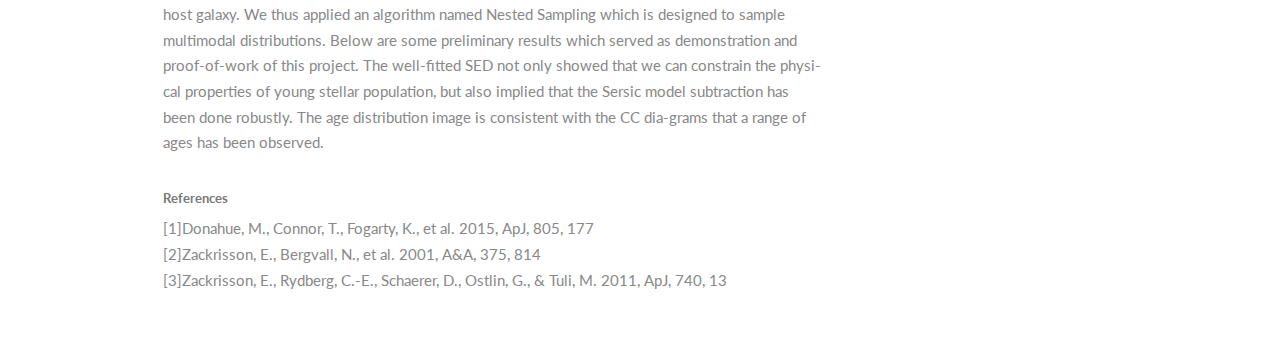
<file: research.html>
<!DOCTYPE HTML>
<!--
	Read Only by HTML5 UP
	html5up.net | @ajlkn
	Free for personal and commercial use under the CCA 3.0 license (html5up.net/license)
-->
<html>
	<head>
		<title>Juno Lee's website</title>
		<meta charset="utf-8" />
		<meta name="viewport" content="width=device-width, initial-scale=1, user-scalable=no" />
		<link rel="stylesheet" href="assets/css/main.css" />
	</head>
	<body class="is-preload">

		<!-- Header -->
			<section id="header">
				<header>
					<span class="image avatar"><img src="images/icon.jpg" alt="" /></span>
					<h1 id="logo"><a href="https://jun01ee.github.io/">Juno Lee</a></h1>
					<p>Observational Astronomer(to-be)</p>
				</header>
				<nav id="nav">
					<ul>
						<li><a href="https://jun01ee.github.io/#about" >About</a></li>
						<li><a href="https://jun01ee.github.io/#news" >News</a></li>
						<li><a href="https://jun01ee.github.io/#works" >Ongoing works</a></li>
						<li><a href="https://jun01ee.github.io/#personal" >Personal life</a></li> 
					</ul>
				</nav>
				<footer>
					<ul class="icons">
						<li><a href="https://twitter.com/jun01ee" class="icon brands fa-twitter"><span class="label">Twitter</span></a></li>
						<li><a href="https://www.facebook.com/juno.lee.967" class="icon brands fa-facebook-f"><span class="label">Facebook</span></a></li>
						<li><a href="https://jun01ee.github.io/" class="icon brands fa-github"><span class="label">Github</span></a></li>
						<li><a href="mailto:junolee@connect.hku.hk" class="icon solid fa-envelope"><span class="label">Email</span></a></li>
					</ul>
				</footer>
			</section>

		<!-- Wrapper -->
			<div id="wrapper">

				<!-- Main -->
					<div id="main">

						<!-- Five -->
						<!-- -->
							<section id="research">
								<div class="image main" data-position="center">
									<img src="images/banner3.jpg" alt="" />
								</div>
								<div class="container">
									<h3>Still developing</h3>

									<!-- <section>
										<h4>Text</h4>
										<p>This is <b>bold</b> and this is <strong>strong</strong>. This is <i>italic</i> and this is <em>emphasized</em>.
										This is <sup>superscript</sup> text and this is <sub>subscript</sub> text.
										This is <u>underlined</u> and this is code: <code>for (;;) { ... }</code>. Finally, <a href="#">this is a link</a>.</p>
										<hr />
										<header>
											<h4>Heading with a Subtitle</h4>
											<p>Lorem ipsum dolor sit amet nullam id egestas urna aliquam</p>
										</header>
										<p>Nunc lacinia ante nunc ac lobortis. Interdum adipiscing gravida odio porttitor sem non mi integer non faucibus ornare mi ut ante amet placerat aliquet. Volutpat eu sed ante lacinia sapien lorem accumsan varius montes viverra nibh in adipiscing blandit tempus accumsan.</p>
										<header>
											<h5>Heading with a Subtitle</h5>
											<p>Lorem ipsum dolor sit amet nullam id egestas urna aliquam</p>
										</header>
										<p>Nunc lacinia ante nunc ac lobortis. Interdum adipiscing gravida odio porttitor sem non mi integer non faucibus ornare mi ut ante amet placerat aliquet. Volutpat eu sed ante lacinia sapien lorem accumsan varius montes viverra nibh in adipiscing blandit tempus accumsan.</p>
										<hr />
										<h2>Heading Level 2</h2>
										<h3>Heading Level 3</h3>
										<h4>Heading Level 4</h4>
										<h5>Heading Level 5</h5>
										<h6>Heading Level 6</h6>
										<hr />
										<h5>Blockquote</h5>
										<blockquote>Fringilla nisl. Donec accumsan interdum nisi, quis tincidunt felis sagittis eget tempus euismod. Vestibulum ante ipsum primis in faucibus vestibulum. Blandit adipiscing eu felis iaculis volutpat ac adipiscing accumsan faucibus. Vestibulum ante ipsum primis in faucibus lorem ipsum dolor sit amet nullam adipiscing eu felis.</blockquote>
										<h5>Preformatted</h5>
										<pre><code>i = 0;

while (!deck.isInOrder()) {
    print 'Iteration ' + i;
    deck.shuffle();
    i++;
}

print 'It took ' + i + ' iterations to sort the deck.';</code></pre>
									</section> -->

									<!-- <section>
										<h4>Lists</h4>
										<div class="row">
											<div class="col-6 col-12-xsmall">
												<h5>Unordered</h5>
												<ul>
													<li>Dolor pulvinar etiam magna etiam.</li>
													<li>Sagittis adipiscing lorem eleifend.</li>
													<li>Felis enim feugiat dolore viverra.</li>
												</ul>
												<h5>Alternate</h5>
												<ul class="alt">
													<li>Dolor pulvinar etiam magna etiam.</li>
													<li>Sagittis adipiscing lorem eleifend.</li>
													<li>Felis enim feugiat dolore viverra.</li>
												</ul>
											</div>
											<div class="col-6 col-12-xsmall">
												<h5>Ordered</h5>
												<ol>
													<li>Dolor pulvinar etiam magna etiam.</li>
													<li>Etiam vel felis at lorem sed viverra.</li>
													<li>Felis enim feugiat dolore viverra.</li>
													<li>Dolor pulvinar etiam magna etiam.</li>
													<li>Etiam vel felis at lorem sed viverra.</li>
													<li>Felis enim feugiat dolore viverra.</li>
												</ol>
												<h5>Icons</h5>
												<ul class="icons">
													<li><a href="#" class="icon brands fa-twitter"><span class="label">Twitter</span></a></li>
													<li><a href="#" class="icon brands fa-facebook-f"><span class="label">Facebook</span></a></li>
													<li><a href="#" class="icon brands fa-instagram"><span class="label">Instagram</span></a></li>
													<li><a href="#" class="icon brands fa-github"><span class="label">Github</span></a></li>
													<li><a href="#" class="icon brands fa-dribbble"><span class="label">Dribbble</span></a></li>
													<li><a href="#" class="icon brands fa-tumblr"><span class="label">Tumblr</span></a></li>
												</ul>
											</div>
										</div>
										<h5>Actions</h5>
										<ul class="actions">
											<li><a href="#" class="button primary">Default</a></li>
											<li><a href="#" class="button">Default</a></li>
											<li><a href="#" class="button alt">Default</a></li>
										</ul>
										<ul class="actions small">
											<li><a href="#" class="button primary small">Small</a></li>
											<li><a href="#" class="button small">Small</a></li>
											<li><a href="#" class="button alt small">Small</a></li>
										</ul>
										<div class="row">
											<div class="col-3 col-6-medium col-12-xsmall">
												<ul class="actions stacked">
													<li><a href="#" class="button primary">Default</a></li>
													<li><a href="#" class="button">Default</a></li>
													<li><a href="#" class="button alt">Default</a></li>
												</ul>
											</div>
											<div class="col-3 col-6 col-12-xsmall">
												<ul class="actions stacked">
													<li><a href="#" class="button primary small">Small</a></li>
													<li><a href="#" class="button small">Small</a></li>
													<li><a href="#" class="button alt small">Small</a></li>
												</ul>
											</div>
											<div class="col-3 col-6-medium col-12-xsmall">
												<ul class="actions stacked">
													<li><a href="#" class="button primary fit">Default</a></li>
													<li><a href="#" class="button fit">Default</a></li>
													<li><a href="#" class="button alt fit">Default</a></li>
												</ul>
											</div>
											<div class="col-3 col-6-medium col-12-xsmall">
												<ul class="actions stacked">
													<li><a href="#" class="button primary small fit">Small</a></li>
													<li><a href="#" class="button small fit">Small</a></li>
													<li><a href="#" class="button alt small fit">Small</a></li>
												</ul>
											</div>
										</div>
									</section> -->

									<!-- <section>
										<h4>Table</h4>
										<h5>Default</h5>
										<div class="table-wrapper">
											<table>
												<thead>
													<tr>
														<th>Name</th>
														<th>Description</th>
														<th>Price</th>
													</tr>
												</thead>
												<tbody>
													<tr>
														<td>Item One</td>
														<td>Ante turpis integer aliquet porttitor.</td>
														<td>29.99</td>
													</tr>
													<tr>
														<td>Item Two</td>
														<td>Vis ac commodo adipiscing arcu aliquet.</td>
														<td>19.99</td>
													</tr>
													<tr>
														<td>Item Three</td>
														<td> Morbi faucibus arcu accumsan lorem.</td>
														<td>29.99</td>
													</tr>
													<tr>
														<td>Item Four</td>
														<td>Vitae integer tempus condimentum.</td>
														<td>19.99</td>
													</tr>
													<tr>
														<td>Item Five</td>
														<td>Ante turpis integer aliquet porttitor.</td>
														<td>29.99</td>
													</tr>
												</tbody>
												<tfoot>
													<tr>
														<td colspan="2"></td>
														<td>100.00</td>
													</tr>
												</tfoot>
											</table>
										</div>

										<h5>Alternate</h5>
										<div class="table-wrapper">
											<table class="alt">
												<thead>
													<tr>
														<th>Name</th>
														<th>Description</th>
														<th>Price</th>
													</tr>
												</thead>
												<tbody>
													<tr>
														<td>Item One</td>
														<td>Ante turpis integer aliquet porttitor.</td>
														<td>29.99</td>
													</tr>
													<tr>
														<td>Item Two</td>
														<td>Vis ac commodo adipiscing arcu aliquet.</td>
														<td>19.99</td>
													</tr>
													<tr>
														<td>Item Three</td>
														<td> Morbi faucibus arcu accumsan lorem.</td>
														<td>29.99</td>
													</tr>
													<tr>
														<td>Item Four</td>
														<td>Vitae integer tempus condimentum.</td>
														<td>19.99</td>
													</tr>
													<tr>
														<td>Item Five</td>
														<td>Ante turpis integer aliquet porttitor.</td>
														<td>29.99</td>
													</tr>
												</tbody>
												<tfoot>
													<tr>
														<td colspan="2"></td>
														<td>100.00</td>
													</tr>
												</tfoot>
											</table>
										</div>
									</section>

									<section>
										<h4>Buttons</h4>
										<ul class="actions">
											<li><a href="#" class="button primary">Primary</a></li>
											<li><a href="#" class="button">Default</a></li>
											<li><a href="#" class="button alt">Alternate</a></li>
										</ul>
										<ul class="actions">
											<li><a href="#" class="button primary large">Large</a></li>
											<li><a href="#" class="button">Default</a></li>
											<li><a href="#" class="button alt small">Small</a></li>
										</ul>
										<ul class="actions fit">
											<li><a href="#" class="button primary fit">Fit</a></li>
											<li><a href="#" class="button fit">Fit</a></li>
											<li><a href="#" class="button alt fit">Fit</a></li>
										</ul>
										<ul class="actions fit small">
											<li><a href="#" class="button primary fit small">Fit + Small</a></li>
											<li><a href="#" class="button fit small">Fit + Small</a></li>
											<li><a href="#" class="button alt fit small">Fit + Small</a></li>
										</ul>
										<ul class="actions">
											<li><a href="#" class="button primary icon solid fa-download">Icon</a></li>
											<li><a href="#" class="button icon solid fa-download">Icon</a></li>
											<li><a href="#" class="button alt icon solid fa-check">Icon</a></li>
										</ul>
										<ul class="actions">
											<li><span class="button primary disabled">Primary</span></li>
											<li><span class="button disabled">Default</span></li>
											<li><span class="button alt disabled">Alternate</span></li>
										</ul>
									</section>

									<section>
										<h4>Form</h4>
										<form method="post" action="#">
											<div class="row gtr-uniform">
												<div class="col-6 col-12-xsmall">
													<input type="text" name="demo-name" id="demo-name" value="" placeholder="Name" />
												</div>
												<div class="col-6 col-12-xsmall">
													<input type="email" name="demo-email" id="demo-email" value="" placeholder="Email" />
												</div>
												<div class="col-12">
													<select name="demo-category" id="demo-category">
														<option value="">- Category -</option>
														<option value="1">Manufacturing</option>
														<option value="1">Shipping</option>
														<option value="1">Administration</option>
														<option value="1">Human Resources</option>
													</select>
												</div>
												<div class="col-4 col-12-medium">
													<input type="radio" id="demo-priority-low" name="demo-priority" checked>
													<label for="demo-priority-low">Low Priority</label>
												</div>
												<div class="col-4 col-12-medium">
													<input type="radio" id="demo-priority-normal" name="demo-priority">
													<label for="demo-priority-normal">Normal Priority</label>
												</div>
												<div class="col-4 col-12-medium">
													<input type="radio" id="demo-priority-high" name="demo-priority">
													<label for="demo-priority-high">High Priority</label>
												</div>
												<div class="col-6 col-12-medium">
													<input type="checkbox" id="demo-copy" name="demo-copy">
													<label for="demo-copy">Email me a copy of this message</label>
												</div>
												<div class="col-6 col-12-medium">
													<input type="checkbox" id="demo-human" name="demo-human" checked>
													<label for="demo-human">I am a human and not a robot</label>
												</div>
												<div class="col-12">
													<textarea name="demo-message" id="demo-message" placeholder="Enter your message" rows="6"></textarea>
												</div>
												<div class="col-12">
													<ul class="actions">
														<li><input type="submit" value="Send Message" /></li>
														<li><input type="reset" value="Reset" class="alt" /></li>
													</ul>
												</div>
											</div>
										</form>
									</section> -->

									<section>
										<!-- <h4>Image</h4>
										<h5>Fit</h5>
										<span class="image fit"><img src="images/banner.jpg" alt="" /></span>
										<div class="box alt">
											<div class="row gtr-50 gtr-uniform">
												<div class="col-4"><span class="image fit"><img src="images/pic01.jpg" alt="" /></span></div>
												<div class="col-4"><span class="image fit"><img src="images/pic02.jpg" alt="" /></span></div>
												<div class="col-4"><span class="image fit"><img src="images/pic03.jpg" alt="" /></span></div>
												<div class="col-4"><span class="image fit"><img src="images/pic02.jpg" alt="" /></span></div>
												<div class="col-4"><span class="image fit"><img src="images/pic03.jpg" alt="" /></span></div>
												<div class="col-4"><span class="image fit"><img src="images/pic01.jpg" alt="" /></span></div>
												<div class="col-4"><span class="image fit"><img src="images/pic03.jpg" alt="" /></span></div>
												<div class="col-4"><span class="image fit"><img src="images/pic01.jpg" alt="" /></span></div>
												<div class="col-4"><span class="image fit"><img src="images/pic02.jpg" alt="" /></span></div>
											</div>
										</div> -->
										<h5>Summary </h5>
										<p><span class="image left"><img src="images/mosaic.JPG" alt="" width= "500" height="480" /></span>CLASH survey provides an unprecedented opportunity to investigate how precisely we can infer stellar properties - ages and metallicities - by fitting theoretical spectra from stellar population syntheses to spatially-resolved spectral energy distributions (SEDs) spanning a very broad wavelength range. Here, we apply this method to study recent star formation in the brightest cluster galaxies (BCG) of a CLASH cluster MACS J0329.7-0211 (hereafter MACS0329) that exhibit spatially extended UV emission which are claimed to be due to star formation (Donahue et al. 2015). It is an example of one of those that reside in dynamically relaxed clusters which preferential exhibit luminous optical line-emitting gas and star formation, implicating cooling of the intracluster gas for the recent star formation. If so, then the star formation in these galaxies should be extended not just over space but also over time, and have a metallicity resembling that of the intracluster gas. Figure. 1 shows that the UV morphology of the BCG of MACS0329 is still visible in the longest wavelength filters.</p>
										<h5>Modeling the host component</h5>
										<p><span class="image left"><img src="images/model.JPG" alt="" width= "920" height="900" /></span>In order to study the young stellar population through its SED, the crucial step is to separate the light from young stellar population and the host galaxy since fitting SED with integrated populations is highly degenerate and under con-strained. The surface brightness profile of old stellar popu-lation in BCG is, fortunately, smooth and symmetrical just like all other elliptical galaxies. Thus, we could create a 2D model that represent the light distribution of the old stellar population and subtract it from each filter images. The re-maining residual images would contain presumably mostly light from young stellar population, and possibly emission line nebula, dust and other cluster members. With a long time tuning the model, we finally obtained a model of the light distribution of old stellar population which consist of three 2D Sersic functions stacked aligning to the center.
										To determine how well we have subtracted the old stellar population, we carefully inspected the subtracted images to see the consistency across filters and how well they matched the features seen in the color images [Figure.2 (a) &(b)]. Also, in Figure.2 (c), we plotted the radial light profile along the major axis of both the original data and the Sersic model. Lastly, we inspected the SED of the subtracted Ser-sic model and the SED of the original data at a off-UV cen-tral region, overlying with a SDSS spectral templates of “Luminous Red Galaxy”. Note that by not relying on SEDs to model the old stellar population, we overcome the de-generacy of modeling the SEDs of both the younger and older stellar populations simultaneously as performed in previous studies.</p>
										<!-- <h5>Color-color diagrams</h5>
										<p><span class="image right"><img src="images/avatar.jpg" alt="" width= "500" height="550"/></span>With the residual images and the simple stellar popula-tion (SSP) models (Zackrisson et al. 2011,2001), we can easily have a quick and global look of the young stellar pop-ulation by making color-color diagrams using different filter combinations with or without known strong emission lines. With this analysis, we can examine whether the residual images possess colors similar to young star clusters. As seen in Figure 3, the data points clustered around the evo-lution track with some scattering which may be caused by photometric error (indicated by colored error bars) and the fact that light in each pixel may be an integration of more than one star clusters of different age. Moreover, a general picture of the properties of the young stellar population is also revealed by these diagrams. For example, the young stellar population clearly span a range of ages from a few Myr to few tens of Myr. Al-so, the turn at the youngest end of the evolutionary track show hints for nebula emissions. As shown in Figure 3, models with different metallicities (Z) looks similar in over-all trend, indicating that these CC diagrams are not sensi-tive to Z. As a consequence, we are free from the age-Z degeneracy as the data points span roughly the same age range from 20% solar Z to solar Z. Also, the overall distribu-tion of colors does not hint any significant global reddening due to dust extinction. Next, we would like to see if inferring the entire SED would give consistent predictions.</p> -->
										<h5>MCMC inference</h5>
										<p><span class="image right"><img src="images/mcmc.JPG" alt="" width= "500" height="500"/></span>To interpret the broadband SED of young stellar popula-tion, we adopted an Bayesian approach to constrain the parameters and the uncertainties, based on the residual images and the simple stellar popula-tion (SSP) models (Zackrisson et al. 2011,2001). The challenges of this task are the degeneracies between parameters including not only the well-known age-metallicity degeneracy, but also the dust extinction-age at host galaxy. We thus applied an algorithm named Nested Sampling which is designed to sample multimodal distributions. Below are some preliminary results which served as demonstration and proof-of-work of this project. The well-fitted SED not only showed that we can constrain the physi-cal properties of young stellar population, but also implied that the Sersic model subtraction has been done robustly. The age distribution image is consistent with the CC dia-grams that a range of ages has been observed.</p>
										<h5>References</h5>
										<p>
											[1]Donahue, M., Connor, T., Fogarty, K., et al. 2015, ApJ, 805, 177 <br>
											[2]Zackrisson, E., Bergvall, N., et al. 2001, A&A, 375, 814 <br>
											[3]Zackrisson, E., Rydberg, C.-E., Schaerer, D., Ostlin, G., & Tuli, M. 2011, ApJ, 740, 13 
										</p>
									</section>

								</div>
							</section>
						<!-- -->

					</div>

				<!-- Footer -->
					<!-- <section id="footer">
						<div class="container">
							<ul class="copyright">
								<li>&copy; Untitled. All rights reserved.</li><li>Design: <a href="http://html5up.net">HTML5 UP</a></li>
							</ul>
						</div>
					</section> -->

			</div>

		<!-- Scripts -->
			<script src="assets/js/jquery.min.js"></script>
			<script src="assets/js/jquery.scrollex.min.js"></script>
			<script src="assets/js/jquery.scrolly.min.js"></script>
			<script src="assets/js/browser.min.js"></script>
			<script src="assets/js/breakpoints.min.js"></script>
			<script src="assets/js/util.js"></script>
			<script src="assets/js/main.js"></script>

	</body>
</html>
</file>
<file: assets/css/main.css>
@import url("fontawesome-all.min.css");
@import url("https://fonts.googleapis.com/css?family=Lato:400,400italic,700,700italic|Source+Code+Pro:400");

/*
	Read Only by HTML5 UP
	html5up.net | @ajlkn
	Free for personal and commercial use under the CCA 3.0 license (html5up.net/license)
*/

html, body, div, span, applet, object,
iframe, h1, h2, h3, h4, h5, h6, p, blockquote,
pre, a, abbr, acronym, address, big, cite,
code, del, dfn, em, img, ins, kbd, q, s, samp,
small, strike, strong, sub, sup, tt, var, b,
u, i, center, dl, dt, dd, ol, ul, li, fieldset,
form, label, legend, table, caption, tbody,
tfoot, thead, tr, th, td, article, aside,
canvas, details, embed, figure, figcaption,
footer, header, hgroup, menu, nav, output, ruby,
section, summary, time, mark, audio, video {
	margin: 0;
	padding: 0;
	border: 0;
	font-size: 100%;
	font: inherit;
	vertical-align: baseline;}

article, aside, details, figcaption, figure,
footer, header, hgroup, menu, nav, section {
	display: block;}

body {
	line-height: 1;
}

ol, ul {
	list-style: none;
}

blockquote, q {
	quotes: none;
}

	blockquote:before, blockquote:after, q:before, q:after {
		content: '';
		content: none;
	}

table {
	border-collapse: collapse;
	border-spacing: 0;
}

body {
	-webkit-text-size-adjust: none;
}

mark {
	background-color: transparent;
	color: inherit;
}

input::-moz-focus-inner {
	border: 0;
	padding: 0;
}

input, select, textarea {
	-moz-appearance: none;
	-webkit-appearance: none;
	-ms-appearance: none;
	appearance: none;
}

/* Basic */

	html {
		box-sizing: border-box;
	}

	*, *:before, *:after {
		box-sizing: inherit;
	}

	body {
		background: #fff;
	}

		body.is-preload *, body.is-preload *:before, body.is-preload *:after {
			-moz-animation: none !important;
			-webkit-animation: none !important;
			-ms-animation: none !important;
			animation: none !important;
			-moz-transition: none !important;
			-webkit-transition: none !important;
			-ms-transition: none !important;
			transition: none !important;
		}

	body, input, select, textarea {
		color: #888;
		font-family: "Lato", sans-serif;
		font-size: 16pt;
		font-weight: 400;
		line-height: 1.75em;
	}

	a {
		-moz-transition: color 0.2s ease-in-out, border-color 0.2s ease-in-out;
		-webkit-transition: color 0.2s ease-in-out, border-color 0.2s ease-in-out;
		-ms-transition: color 0.2s ease-in-out, border-color 0.2s ease-in-out;
		transition: color 0.2s ease-in-out, border-color 0.2s ease-in-out;
		border-bottom: solid 1px #e4e4e4;
		color: inherit;
		text-decoration: none;
	}

		a:hover {
			border-bottom-color: transparent;
			color: #4acaa8 !important;
		}

	strong, b {
		color: #777;
		font-weight: 700;
	}

	em, i {
		font-style: italic;
	}

	p {
		margin: 0 0 2.25em 0;
	}

	h1, h2, h3, h4, h5, h6 {
		color: #777;
		font-weight: 700;
		line-height: 1em;
		margin: 0 0 0.5625em 0;
	}

		h1 a, h2 a, h3 a, h4 a, h5 a, h6 a {
			border: 0;
			color: inherit;
			text-decoration: none;
		}

	h2 {
		font-size: 2em;
		line-height: 1.5em;
	}

	h3 {
		font-size: 1.75em;
		line-height: 1.5em;
	}

	h4 {
		font-size: 1.25em;
		line-height: 1.5em;
	}

	h5 {
		font-size: 0.9em;
		line-height: 1.5em;
	}

	h6 {
		font-size: 0.7em;
		line-height: 1.5em;
	}

	sub {
		font-size: 0.8em;
		position: relative;
		top: 0.5em;
	}

	sup {
		font-size: 0.8em;
		position: relative;
		top: -0.5em;
	}

	hr {
		border: 0;
		border-bottom: solid 2px #f4f4f4;
		margin: 2.25em 0;
	}

		hr.major {
			margin: 3.375em 0;
		}

	blockquote {
		border-left: solid 8px #e4e4e4;
		font-style: italic;
		margin: 0 0 2.25em 0;
		padding: 0.5em 0 0.5em 2em;
	}

	code {
		background: #555;
		border-radius: 5px;
		color: #fff;
		font-family: "Source Code Pro", monospace;
		font-size: 0.9em;
		margin: 0 0.25em;
		padding: 0.25em 0.65em;
	}

	pre {
		font-family: "Source Code Pro", monospace;
		font-size: 0.9em;
		margin: 0 0 2.25em 0;
	}

		pre code {
			-webkit-overflow-scrolling: touch;
			display: block;
			line-height: 1.5em;
			overflow-x: auto;
			padding: 1em 1.5em;
		}

	.align-left {
		text-align: left;
	}

	.align-center {
		text-align: center;
	}

	.align-right {
		text-align: right;
	}

/* Row */

	.row {
		display: flex;
		flex-wrap: wrap;
		box-sizing: border-box;
		align-items: stretch;
	}

		.row > * {
			box-sizing: border-box;
		}

		.row.gtr-uniform > * > :last-child {
			margin-bottom: 0;
		}

		.row.aln-left {
			justify-content: flex-start;
		}

		.row.aln-center {
			justify-content: center;
		}

		.row.aln-right {
			justify-content: flex-end;
		}

		.row.aln-top {
			align-items: flex-start;
		}

		.row.aln-middle {
			align-items: center;
		}

		.row.aln-bottom {
			align-items: flex-end;
		}

		.row > .imp {
			order: -1;
		}

		.row > .col-1 {
			width: 8.33333%;
		}

		.row > .off-1 {
			margin-left: 8.33333%;
		}

		.row > .col-2 {
			width: 16.66667%;
		}

		.row > .off-2 {
			margin-left: 16.66667%;
		}

		.row > .col-3 {
			width: 25%;
		}

		.row > .off-3 {
			margin-left: 25%;
		}

		.row > .col-4 {
			width: 33.33333%;
		}

		.row > .off-4 {
			margin-left: 33.33333%;
		}

		.row > .col-5 {
			width: 41.66667%;
		}

		.row > .off-5 {
			margin-left: 41.66667%;
		}

		.row > .col-6 {
			width: 50%;
		}

		.row > .off-6 {
			margin-left: 50%;
		}

		.row > .col-7 {
			width: 58.33333%;
		}

		.row > .off-7 {
			margin-left: 58.33333%;
		}

		.row > .col-8 {
			width: 66.66667%;
		}

		.row > .off-8 {
			margin-left: 66.66667%;
		}

		.row > .col-9 {
			width: 75%;
		}

		.row > .off-9 {
			margin-left: 75%;
		}

		.row > .col-10 {
			width: 83.33333%;
		}

		.row > .off-10 {
			margin-left: 83.33333%;
		}

		.row > .col-11 {
			width: 91.66667%;
		}

		.row > .off-11 {
			margin-left: 91.66667%;
		}

		.row > .col-12 {
			width: 100%;
		}

		.row > .off-12 {
			margin-left: 100%;
		}

		.row.gtr-0 {
			margin-top: 0;
			margin-left: 0em;
		}

			.row.gtr-0 > * {
				padding: 0 0 0 0em;
			}

			.row.gtr-0.gtr-uniform {
				margin-top: 0em;
			}

				.row.gtr-0.gtr-uniform > * {
					padding-top: 0em;
				}

		.row.gtr-25 {
			margin-top: 0;
			margin-left: -0.5em;
		}

			.row.gtr-25 > * {
				padding: 0 0 0 0.5em;
			}

			.row.gtr-25.gtr-uniform {
				margin-top: -0.5em;
			}

				.row.gtr-25.gtr-uniform > * {
					padding-top: 0.5em;
				}

		.row.gtr-50 {
			margin-top: 0;
			margin-left: -1em;
		}

			.row.gtr-50 > * {
				padding: 0 0 0 1em;
			}

			.row.gtr-50.gtr-uniform {
				margin-top: -1em;
			}

				.row.gtr-50.gtr-uniform > * {
					padding-top: 1em;
				}

		.row {
			margin-top: 0;
			margin-left: -2em;
		}

			.row > * {
				padding: 0 0 0 2em;
			}

			.row.gtr-uniform {
				margin-top: -2em;
			}

				.row.gtr-uniform > * {
					padding-top: 2em;
				}

		.row.gtr-150 {
			margin-top: 0;
			margin-left: -3em;
		}

			.row.gtr-150 > * {
				padding: 0 0 0 3em;
			}

			.row.gtr-150.gtr-uniform {
				margin-top: -3em;
			}

				.row.gtr-150.gtr-uniform > * {
					padding-top: 3em;
				}

		.row.gtr-200 {
			margin-top: 0;
			margin-left: -4em;
		}

			.row.gtr-200 > * {
				padding: 0 0 0 4em;
			}

			.row.gtr-200.gtr-uniform {
				margin-top: -4em;
			}

				.row.gtr-200.gtr-uniform > * {
					padding-top: 4em;
				}

		@media screen and (max-width: 1680px) {

			.row {
				display: flex;
				flex-wrap: wrap;
				box-sizing: border-box;
				align-items: stretch;
			}

				.row > * {
					box-sizing: border-box;
				}

				.row.gtr-uniform > * > :last-child {
					margin-bottom: 0;
				}

				.row.aln-left {
					justify-content: flex-start;
				}

				.row.aln-center {
					justify-content: center;
				}

				.row.aln-right {
					justify-content: flex-end;
				}

				.row.aln-top {
					align-items: flex-start;
				}

				.row.aln-middle {
					align-items: center;
				}

				.row.aln-bottom {
					align-items: flex-end;
				}

				.row > .imp-xlarge {
					order: -1;
				}

				.row > .col-1-xlarge {
					width: 8.33333%;
				}

				.row > .off-1-xlarge {
					margin-left: 8.33333%;
				}

				.row > .col-2-xlarge {
					width: 16.66667%;
				}

				.row > .off-2-xlarge {
					margin-left: 16.66667%;
				}

				.row > .col-3-xlarge {
					width: 25%;
				}

				.row > .off-3-xlarge {
					margin-left: 25%;
				}

				.row > .col-4-xlarge {
					width: 33.33333%;
				}

				.row > .off-4-xlarge {
					margin-left: 33.33333%;
				}

				.row > .col-5-xlarge {
					width: 41.66667%;
				}

				.row > .off-5-xlarge {
					margin-left: 41.66667%;
				}

				.row > .col-6-xlarge {
					width: 50%;
				}

				.row > .off-6-xlarge {
					margin-left: 50%;
				}

				.row > .col-7-xlarge {
					width: 58.33333%;
				}

				.row > .off-7-xlarge {
					margin-left: 58.33333%;
				}

				.row > .col-8-xlarge {
					width: 66.66667%;
				}

				.row > .off-8-xlarge {
					margin-left: 66.66667%;
				}

				.row > .col-9-xlarge {
					width: 75%;
				}

				.row > .off-9-xlarge {
					margin-left: 75%;
				}

				.row > .col-10-xlarge {
					width: 83.33333%;
				}

				.row > .off-10-xlarge {
					margin-left: 83.33333%;
				}

				.row > .col-11-xlarge {
					width: 91.66667%;
				}

				.row > .off-11-xlarge {
					margin-left: 91.66667%;
				}

				.row > .col-12-xlarge {
					width: 100%;
				}

				.row > .off-12-xlarge {
					margin-left: 100%;
				}

				.row.gtr-0 {
					margin-top: 0;
					margin-left: 0em;
				}

					.row.gtr-0 > * {
						padding: 0 0 0 0em;
					}

					.row.gtr-0.gtr-uniform {
						margin-top: 0em;
					}

						.row.gtr-0.gtr-uniform > * {
							padding-top: 0em;
						}

				.row.gtr-25 {
					margin-top: 0;
					margin-left: -0.5em;
				}

					.row.gtr-25 > * {
						padding: 0 0 0 0.5em;
					}

					.row.gtr-25.gtr-uniform {
						margin-top: -0.5em;
					}

						.row.gtr-25.gtr-uniform > * {
							padding-top: 0.5em;
						}

				.row.gtr-50 {
					margin-top: 0;
					margin-left: -1em;
				}

					.row.gtr-50 > * {
						padding: 0 0 0 1em;
					}

					.row.gtr-50.gtr-uniform {
						margin-top: -1em;
					}

						.row.gtr-50.gtr-uniform > * {
							padding-top: 1em;
						}

				.row {
					margin-top: 0;
					margin-left: -2em;
				}

					.row > * {
						padding: 0 0 0 2em;
					}

					.row.gtr-uniform {
						margin-top: -2em;
					}

						.row.gtr-uniform > * {
							padding-top: 2em;
						}

				.row.gtr-150 {
					margin-top: 0;
					margin-left: -3em;
				}

					.row.gtr-150 > * {
						padding: 0 0 0 3em;
					}

					.row.gtr-150.gtr-uniform {
						margin-top: -3em;
					}

						.row.gtr-150.gtr-uniform > * {
							padding-top: 3em;
						}

				.row.gtr-200 {
					margin-top: 0;
					margin-left: -4em;
				}

					.row.gtr-200 > * {
						padding: 0 0 0 4em;
					}

					.row.gtr-200.gtr-uniform {
						margin-top: -4em;
					}

						.row.gtr-200.gtr-uniform > * {
							padding-top: 4em;
						}

		}

		@media screen and (max-width: 1280px) {

			.row {
				display: flex;
				flex-wrap: wrap;
				box-sizing: border-box;
				align-items: stretch;
			}

				.row > * {
					box-sizing: border-box;
				}

				.row.gtr-uniform > * > :last-child {
					margin-bottom: 0;
				}

				.row.aln-left {
					justify-content: flex-start;
				}

				.row.aln-center {
					justify-content: center;
				}

				.row.aln-right {
					justify-content: flex-end;
				}

				.row.aln-top {
					align-items: flex-start;
				}

				.row.aln-middle {
					align-items: center;
				}

				.row.aln-bottom {
					align-items: flex-end;
				}

				.row > .imp-large {
					order: -1;
				}

				.row > .col-1-large {
					width: 8.33333%;
				}

				.row > .off-1-large {
					margin-left: 8.33333%;
				}

				.row > .col-2-large {
					width: 16.66667%;
				}

				.row > .off-2-large {
					margin-left: 16.66667%;
				}

				.row > .col-3-large {
					width: 25%;
				}

				.row > .off-3-large {
					margin-left: 25%;
				}

				.row > .col-4-large {
					width: 33.33333%;
				}

				.row > .off-4-large {
					margin-left: 33.33333%;
				}

				.row > .col-5-large {
					width: 41.66667%;
				}

				.row > .off-5-large {
					margin-left: 41.66667%;
				}

				.row > .col-6-large {
					width: 50%;
				}

				.row > .off-6-large {
					margin-left: 50%;
				}

				.row > .col-7-large {
					width: 58.33333%;
				}

				.row > .off-7-large {
					margin-left: 58.33333%;
				}

				.row > .col-8-large {
					width: 66.66667%;
				}

				.row > .off-8-large {
					margin-left: 66.66667%;
				}

				.row > .col-9-large {
					width: 75%;
				}

				.row > .off-9-large {
					margin-left: 75%;
				}

				.row > .col-10-large {
					width: 83.33333%;
				}

				.row > .off-10-large {
					margin-left: 83.33333%;
				}

				.row > .col-11-large {
					width: 91.66667%;
				}

				.row > .off-11-large {
					margin-left: 91.66667%;
				}

				.row > .col-12-large {
					width: 100%;
				}

				.row > .off-12-large {
					margin-left: 100%;
				}

				.row.gtr-0 {
					margin-top: 0;
					margin-left: 0em;
				}

					.row.gtr-0 > * {
						padding: 0 0 0 0em;
					}

					.row.gtr-0.gtr-uniform {
						margin-top: 0em;
					}

						.row.gtr-0.gtr-uniform > * {
							padding-top: 0em;
						}

				.row.gtr-25 {
					margin-top: 0;
					margin-left: -0.375em;
				}

					.row.gtr-25 > * {
						padding: 0 0 0 0.375em;
					}

					.row.gtr-25.gtr-uniform {
						margin-top: -0.375em;
					}

						.row.gtr-25.gtr-uniform > * {
							padding-top: 0.375em;
						}

				.row.gtr-50 {
					margin-top: 0;
					margin-left: -0.75em;
				}

					.row.gtr-50 > * {
						padding: 0 0 0 0.75em;
					}

					.row.gtr-50.gtr-uniform {
						margin-top: -0.75em;
					}

						.row.gtr-50.gtr-uniform > * {
							padding-top: 0.75em;
						}

				.row {
					margin-top: 0;
					margin-left: -1.5em;
				}

					.row > * {
						padding: 0 0 0 1.5em;
					}

					.row.gtr-uniform {
						margin-top: -1.5em;
					}

						.row.gtr-uniform > * {
							padding-top: 1.5em;
						}

				.row.gtr-150 {
					margin-top: 0;
					margin-left: -2.25em;
				}

					.row.gtr-150 > * {
						padding: 0 0 0 2.25em;
					}

					.row.gtr-150.gtr-uniform {
						margin-top: -2.25em;
					}

						.row.gtr-150.gtr-uniform > * {
							padding-top: 2.25em;
						}

				.row.gtr-200 {
					margin-top: 0;
					margin-left: -3em;
				}

					.row.gtr-200 > * {
						padding: 0 0 0 3em;
					}

					.row.gtr-200.gtr-uniform {
						margin-top: -3em;
					}

						.row.gtr-200.gtr-uniform > * {
							padding-top: 3em;
						}

		}

		@media screen and (max-width: 1024px) {

			.row {
				display: flex;
				flex-wrap: wrap;
				box-sizing: border-box;
				align-items: stretch;
			}

				.row > * {
					box-sizing: border-box;
				}

				.row.gtr-uniform > * > :last-child {
					margin-bottom: 0;
				}

				.row.aln-left {
					justify-content: flex-start;
				}

				.row.aln-center {
					justify-content: center;
				}

				.row.aln-right {
					justify-content: flex-end;
				}

				.row.aln-top {
					align-items: flex-start;
				}

				.row.aln-middle {
					align-items: center;
				}

				.row.aln-bottom {
					align-items: flex-end;
				}

				.row > .imp-medium {
					order: -1;
				}

				.row > .col-1-medium {
					width: 8.33333%;
				}

				.row > .off-1-medium {
					margin-left: 8.33333%;
				}

				.row > .col-2-medium {
					width: 16.66667%;
				}

				.row > .off-2-medium {
					margin-left: 16.66667%;
				}

				.row > .col-3-medium {
					width: 25%;
				}

				.row > .off-3-medium {
					margin-left: 25%;
				}

				.row > .col-4-medium {
					width: 33.33333%;
				}

				.row > .off-4-medium {
					margin-left: 33.33333%;
				}

				.row > .col-5-medium {
					width: 41.66667%;
				}

				.row > .off-5-medium {
					margin-left: 41.66667%;
				}

				.row > .col-6-medium {
					width: 50%;
				}

				.row > .off-6-medium {
					margin-left: 50%;
				}

				.row > .col-7-medium {
					width: 58.33333%;
				}

				.row > .off-7-medium {
					margin-left: 58.33333%;
				}

				.row > .col-8-medium {
					width: 66.66667%;
				}

				.row > .off-8-medium {
					margin-left: 66.66667%;
				}

				.row > .col-9-medium {
					width: 75%;
				}

				.row > .off-9-medium {
					margin-left: 75%;
				}

				.row > .col-10-medium {
					width: 83.33333%;
				}

				.row > .off-10-medium {
					margin-left: 83.33333%;
				}

				.row > .col-11-medium {
					width: 91.66667%;
				}

				.row > .off-11-medium {
					margin-left: 91.66667%;
				}

				.row > .col-12-medium {
					width: 100%;
				}

				.row > .off-12-medium {
					margin-left: 100%;
				}

				.row.gtr-0 {
					margin-top: 0;
					margin-left: 0em;
				}

					.row.gtr-0 > * {
						padding: 0 0 0 0em;
					}

					.row.gtr-0.gtr-uniform {
						margin-top: 0em;
					}

						.row.gtr-0.gtr-uniform > * {
							padding-top: 0em;
						}

				.row.gtr-25 {
					margin-top: 0;
					margin-left: -0.375em;
				}

					.row.gtr-25 > * {
						padding: 0 0 0 0.375em;
					}

					.row.gtr-25.gtr-uniform {
						margin-top: -0.375em;
					}

						.row.gtr-25.gtr-uniform > * {
							padding-top: 0.375em;
						}

				.row.gtr-50 {
					margin-top: 0;
					margin-left: -0.75em;
				}

					.row.gtr-50 > * {
						padding: 0 0 0 0.75em;
					}

					.row.gtr-50.gtr-uniform {
						margin-top: -0.75em;
					}

						.row.gtr-50.gtr-uniform > * {
							padding-top: 0.75em;
						}

				.row {
					margin-top: 0;
					margin-left: -1.5em;
				}

					.row > * {
						padding: 0 0 0 1.5em;
					}

					.row.gtr-uniform {
						margin-top: -1.5em;
					}

						.row.gtr-uniform > * {
							padding-top: 1.5em;
						}

				.row.gtr-150 {
					margin-top: 0;
					margin-left: -2.25em;
				}

					.row.gtr-150 > * {
						padding: 0 0 0 2.25em;
					}

					.row.gtr-150.gtr-uniform {
						margin-top: -2.25em;
					}

						.row.gtr-150.gtr-uniform > * {
							padding-top: 2.25em;
						}

				.row.gtr-200 {
					margin-top: 0;
					margin-left: -3em;
				}

					.row.gtr-200 > * {
						padding: 0 0 0 3em;
					}

					.row.gtr-200.gtr-uniform {
						margin-top: -3em;
					}

						.row.gtr-200.gtr-uniform > * {
							padding-top: 3em;
						}

		}

		@media screen and (max-width: 736px) {

			.row {
				display: flex;
				flex-wrap: wrap;
				box-sizing: border-box;
				align-items: stretch;
			}

				.row > * {
					box-sizing: border-box;
				}

				.row.gtr-uniform > * > :last-child {
					margin-bottom: 0;
				}

				.row.aln-left {
					justify-content: flex-start;
				}

				.row.aln-center {
					justify-content: center;
				}

				.row.aln-right {
					justify-content: flex-end;
				}

				.row.aln-top {
					align-items: flex-start;
				}

				.row.aln-middle {
					align-items: center;
				}

				.row.aln-bottom {
					align-items: flex-end;
				}

				.row > .imp-small {
					order: -1;
				}

				.row > .col-1-small {
					width: 8.33333%;
				}

				.row > .off-1-small {
					margin-left: 8.33333%;
				}

				.row > .col-2-small {
					width: 16.66667%;
				}

				.row > .off-2-small {
					margin-left: 16.66667%;
				}

				.row > .col-3-small {
					width: 25%;
				}

				.row > .off-3-small {
					margin-left: 25%;
				}

				.row > .col-4-small {
					width: 33.33333%;
				}

				.row > .off-4-small {
					margin-left: 33.33333%;
				}

				.row > .col-5-small {
					width: 41.66667%;
				}

				.row > .off-5-small {
					margin-left: 41.66667%;
				}

				.row > .col-6-small {
					width: 50%;
				}

				.row > .off-6-small {
					margin-left: 50%;
				}

				.row > .col-7-small {
					width: 58.33333%;
				}

				.row > .off-7-small {
					margin-left: 58.33333%;
				}

				.row > .col-8-small {
					width: 66.66667%;
				}

				.row > .off-8-small {
					margin-left: 66.66667%;
				}

				.row > .col-9-small {
					width: 75%;
				}

				.row > .off-9-small {
					margin-left: 75%;
				}

				.row > .col-10-small {
					width: 83.33333%;
				}

				.row > .off-10-small {
					margin-left: 83.33333%;
				}

				.row > .col-11-small {
					width: 91.66667%;
				}

				.row > .off-11-small {
					margin-left: 91.66667%;
				}

				.row > .col-12-small {
					width: 100%;
				}

				.row > .off-12-small {
					margin-left: 100%;
				}

				.row.gtr-0 {
					margin-top: 0;
					margin-left: 0em;
				}

					.row.gtr-0 > * {
						padding: 0 0 0 0em;
					}

					.row.gtr-0.gtr-uniform {
						margin-top: 0em;
					}

						.row.gtr-0.gtr-uniform > * {
							padding-top: 0em;
						}

				.row.gtr-25 {
					margin-top: 0;
					margin-left: -0.3125em;
				}

					.row.gtr-25 > * {
						padding: 0 0 0 0.3125em;
					}

					.row.gtr-25.gtr-uniform {
						margin-top: -0.3125em;
					}

						.row.gtr-25.gtr-uniform > * {
							padding-top: 0.3125em;
						}

				.row.gtr-50 {
					margin-top: 0;
					margin-left: -0.625em;
				}

					.row.gtr-50 > * {
						padding: 0 0 0 0.625em;
					}

					.row.gtr-50.gtr-uniform {
						margin-top: -0.625em;
					}

						.row.gtr-50.gtr-uniform > * {
							padding-top: 0.625em;
						}

				.row {
					margin-top: 0;
					margin-left: -1.25em;
				}

					.row > * {
						padding: 0 0 0 1.25em;
					}

					.row.gtr-uniform {
						margin-top: -1.25em;
					}

						.row.gtr-uniform > * {
							padding-top: 1.25em;
						}

				.row.gtr-150 {
					margin-top: 0;
					margin-left: -1.875em;
				}

					.row.gtr-150 > * {
						padding: 0 0 0 1.875em;
					}

					.row.gtr-150.gtr-uniform {
						margin-top: -1.875em;
					}

						.row.gtr-150.gtr-uniform > * {
							padding-top: 1.875em;
						}

				.row.gtr-200 {
					margin-top: 0;
					margin-left: -2.5em;
				}

					.row.gtr-200 > * {
						padding: 0 0 0 2.5em;
					}

					.row.gtr-200.gtr-uniform {
						margin-top: -2.5em;
					}

						.row.gtr-200.gtr-uniform > * {
							padding-top: 2.5em;
						}

		}

		@media screen and (max-width: 480px) {

			.row {
				display: flex;
				flex-wrap: wrap;
				box-sizing: border-box;
				align-items: stretch;
			}

				.row > * {
					box-sizing: border-box;
				}

				.row.gtr-uniform > * > :last-child {
					margin-bottom: 0;
				}

				.row.aln-left {
					justify-content: flex-start;
				}

				.row.aln-center {
					justify-content: center;
				}

				.row.aln-right {
					justify-content: flex-end;
				}

				.row.aln-top {
					align-items: flex-start;
				}

				.row.aln-middle {
					align-items: center;
				}

				.row.aln-bottom {
					align-items: flex-end;
				}

				.row > .imp-xsmall {
					order: -1;
				}

				.row > .col-1-xsmall {
					width: 8.33333%;
				}

				.row > .off-1-xsmall {
					margin-left: 8.33333%;
				}

				.row > .col-2-xsmall {
					width: 16.66667%;
				}

				.row > .off-2-xsmall {
					margin-left: 16.66667%;
				}

				.row > .col-3-xsmall {
					width: 25%;
				}

				.row > .off-3-xsmall {
					margin-left: 25%;
				}

				.row > .col-4-xsmall {
					width: 33.33333%;
				}

				.row > .off-4-xsmall {
					margin-left: 33.33333%;
				}

				.row > .col-5-xsmall {
					width: 41.66667%;
				}

				.row > .off-5-xsmall {
					margin-left: 41.66667%;
				}

				.row > .col-6-xsmall {
					width: 50%;
				}

				.row > .off-6-xsmall {
					margin-left: 50%;
				}

				.row > .col-7-xsmall {
					width: 58.33333%;
				}

				.row > .off-7-xsmall {
					margin-left: 58.33333%;
				}

				.row > .col-8-xsmall {
					width: 66.66667%;
				}

				.row > .off-8-xsmall {
					margin-left: 66.66667%;
				}

				.row > .col-9-xsmall {
					width: 75%;
				}

				.row > .off-9-xsmall {
					margin-left: 75%;
				}

				.row > .col-10-xsmall {
					width: 83.33333%;
				}

				.row > .off-10-xsmall {
					margin-left: 83.33333%;
				}

				.row > .col-11-xsmall {
					width: 91.66667%;
				}

				.row > .off-11-xsmall {
					margin-left: 91.66667%;
				}

				.row > .col-12-xsmall {
					width: 100%;
				}

				.row > .off-12-xsmall {
					margin-left: 100%;
				}

				.row.gtr-0 {
					margin-top: 0;
					margin-left: 0em;
				}

					.row.gtr-0 > * {
						padding: 0 0 0 0em;
					}

					.row.gtr-0.gtr-uniform {
						margin-top: 0em;
					}

						.row.gtr-0.gtr-uniform > * {
							padding-top: 0em;
						}

				.row.gtr-25 {
					margin-top: 0;
					margin-left: -0.3125em;
				}

					.row.gtr-25 > * {
						padding: 0 0 0 0.3125em;
					}

					.row.gtr-25.gtr-uniform {
						margin-top: -0.3125em;
					}

						.row.gtr-25.gtr-uniform > * {
							padding-top: 0.3125em;
						}

				.row.gtr-50 {
					margin-top: 0;
					margin-left: -0.625em;
				}

					.row.gtr-50 > * {
						padding: 0 0 0 0.625em;
					}

					.row.gtr-50.gtr-uniform {
						margin-top: -0.625em;
					}

						.row.gtr-50.gtr-uniform > * {
							padding-top: 0.625em;
						}

				.row {
					margin-top: 0;
					margin-left: -1.25em;
				}

					.row > * {
						padding: 0 0 0 1.25em;
					}

					.row.gtr-uniform {
						margin-top: -1.25em;
					}

						.row.gtr-uniform > * {
							padding-top: 1.25em;
						}

				.row.gtr-150 {
					margin-top: 0;
					margin-left: -1.875em;
				}

					.row.gtr-150 > * {
						padding: 0 0 0 1.875em;
					}

					.row.gtr-150.gtr-uniform {
						margin-top: -1.875em;
					}

						.row.gtr-150.gtr-uniform > * {
							padding-top: 1.875em;
						}

				.row.gtr-200 {
					margin-top: 0;
					margin-left: -2.5em;
				}

					.row.gtr-200 > * {
						padding: 0 0 0 2.5em;
					}

					.row.gtr-200.gtr-uniform {
						margin-top: -2.5em;
					}

						.row.gtr-200.gtr-uniform > * {
							padding-top: 2.5em;
						}

		}

/* Container */

	.container {
		margin: 0 auto;
		max-width: calc(100% - 4.5em);
		width: 45em;
	}

		.container.xsmall {
			width: 11.25em;
		}

		.container.small {
			width: 22.5em;
		}

		.container.medium {
			width: 33.75em;
		}

		.container.large {
			width: 56.25em;
		}

		.container.xlarge {
			width: 67.5em;
		}

		.container.max {
			width: 100%;
		}

		@media screen and (max-width: 1024px) {

			.container {
				width: 100% !important;
			}

		}

		@media screen and (max-width: 480px) {

			.container {
				max-width: calc(100% - 3.375em);
			}

		}

/* Section/Article */

	section.special, article.special {
		text-align: center;
	}

	header p {
		color: #aaa;
		position: relative;
		margin: 0 0 1.6875em 0;
	}

	header h2 + p {
		font-size: 1.25em;
		margin-top: -0.5em;
		line-height: 1.5em;
	}

	header h3 + p {
		font-size: 1.1em;
		margin-top: -0.35em;
		line-height: 1.5em;
	}

	header h4 + p,
	header h5 + p,
	header h6 + p {
		font-size: 0.9em;
		margin-top: -0.25em;
		line-height: 1.5em;
	}

	header.major h2 {
		color: #4acaa8;
		font-size: 3.5em;
	}

		header.major h2 + p {
			color: #777;
			font-size: 1.75em;
			font-weight: 700;
			margin-top: -0.75em;
		}

/* Form */

	form {
		margin: 0 0 2.25em 0;
	}

	label {
		color: #777;
		display: block;
		font-size: 0.9em;
		font-weight: 700;
		margin: 0 0 1.125em 0;
	}

	input::-moz-focus-inner {
		border: 0;
		padding: 0;
	}

	input[type="text"],
	input[type="password"],
	input[type="email"],
	select,
	textarea {
		-moz-appearance: none;
		-webkit-appearance: none;
		-ms-appearance: none;
		appearance: none;
		border-radius: 5px;
		border: none;
		border: solid 2px #e4e4e4;
		color: inherit;
		display: block;
		outline: 0;
		padding: 0 1em;
		text-decoration: none;
		width: 100%;
	}

		input[type="text"]:invalid,
		input[type="password"]:invalid,
		input[type="email"]:invalid,
		select:invalid,
		textarea:invalid {
			box-shadow: none;
		}

		input[type="text"]:focus,
		input[type="password"]:focus,
		input[type="email"]:focus,
		select:focus,
		textarea:focus {
			border-color: #4acaa8;
		}

	select {
		background-image: url("data:image/svg+xml;charset=utf8,%3Csvg xmlns='http://www.w3.org/2000/svg' width='40' height='40' preserveAspectRatio='none' viewBox='0 0 40 40'%3E%3Cpath d='M9.4,12.3l10.4,10.4l10.4-10.4c0.2-0.2,0.5-0.4,0.9-0.4c0.3,0,0.6,0.1,0.9,0.4l3.3,3.3c0.2,0.2,0.4,0.5,0.4,0.9 c0,0.4-0.1,0.6-0.4,0.9L20.7,31.9c-0.2,0.2-0.5,0.4-0.9,0.4c-0.3,0-0.6-0.1-0.9-0.4L4.3,17.3c-0.2-0.2-0.4-0.5-0.4-0.9 c0-0.4,0.1-0.6,0.4-0.9l3.3-3.3c0.2-0.2,0.5-0.4,0.9-0.4S9.1,12.1,9.4,12.3z' fill='%23e4e4e4' /%3E%3C/svg%3E");
		background-size: 1.25em;
		background-repeat: no-repeat;
		background-position: calc(100% - 1em) center;
		height: 2.75em;
		padding-right: 2.75em;
		text-overflow: ellipsis;
	}

		select option {
			color: #777;
			background: #fff;
		}

		select:focus::-ms-value {
			background-color: transparent;
		}

		select::-ms-expand {
			display: none;
		}

	input[type="text"],
	input[type="password"],
	input[type="email"],
	select {
		height: 2.75em;
	}

	textarea {
		padding: 0.75em 1em;
	}

	input[type="checkbox"],
	input[type="radio"] {
		-moz-appearance: none;
		-webkit-appearance: none;
		-ms-appearance: none;
		appearance: none;
		display: block;
		float: left;
		margin-right: -2em;
		opacity: 0;
		width: 1em;
		z-index: -1;
	}

		input[type="checkbox"] + label,
		input[type="radio"] + label {
			text-decoration: none;
			color: #888;
			cursor: pointer;
			display: inline-block;
			font-size: 1em;
			font-weight: 400;
			padding-left: 2.4em;
			padding-right: 0.75em;
			position: relative;
		}

			input[type="checkbox"] + label:before,
			input[type="radio"] + label:before {
				-moz-osx-font-smoothing: grayscale;
				-webkit-font-smoothing: antialiased;
				display: inline-block;
				font-style: normal;
				font-variant: normal;
				text-rendering: auto;
				line-height: 1;
				text-transform: none !important;
				font-family: 'Font Awesome 5 Free';
				font-weight: 900;
			}

			input[type="checkbox"] + label:before,
			input[type="radio"] + label:before {
				background: #fafafa;
				border-radius: 5px;
				border: solid 2px #e4e4e4;
				content: '';
				display: inline-block;
				font-size: 0.8em;
				height: 2.0625em;
				left: 0;
				line-height: 2.0625em;
				position: absolute;
				text-align: center;
				top: 0;
				width: 2.0625em;
			}

		input[type="checkbox"]:checked + label:before,
		input[type="radio"]:checked + label:before {
			background: #989898;
			border-color: #989898;
			color: #ffffff;
			content: '\f00c';
		}

		input[type="checkbox"]:focus + label:before,
		input[type="radio"]:focus + label:before {
			border-color: #4acaa8;
		}

	input[type="checkbox"] + label:before {
		border-radius: 5px;
	}

	input[type="radio"] + label:before {
		border-radius: 100%;
	}

	::-webkit-input-placeholder {
		color: #aaa !important;
		font-style: italic;
		opacity: 1.0;
	}

	:-moz-placeholder {
		color: #aaa !important;
		font-style: italic;
		opacity: 1.0;
	}

	::-moz-placeholder {
		color: #aaa !important;
		font-style: italic;
		opacity: 1.0;
	}

	:-ms-input-placeholder {
		color: #aaa !important;
		font-style: italic;
		opacity: 1.0;
	}

/* Box */

	.box {
		border-radius: 5px;
		border: solid 2px #e4e4e4;
		margin-bottom: 2.25em;
		padding: 1.5em;
	}

		.box > :last-child,
		.box > :last-child > :last-child,
		.box > :last-child > :last-child > :last-child {
			margin-bottom: 0;
		}

		.box.alt {
			border: 0;
			border-radius: 0;
			padding: 0;
		}

/* Icon */

	.icon {
		text-decoration: none;
		border-bottom: none;
		position: relative;
	}

		.icon:before {
			-moz-osx-font-smoothing: grayscale;
			-webkit-font-smoothing: antialiased;
			display: inline-block;
			font-style: normal;
			font-variant: normal;
			text-rendering: auto;
			line-height: 1;
			text-transform: none !important;
			font-family: 'Font Awesome 5 Free';
			font-weight: 400;
		}

		.icon > .label {
			display: none;
		}

		.icon:before {
			line-height: inherit;
		}

		.icon.solid:before {
			font-weight: 900;
		}

		.icon.brands:before {
			font-family: 'Font Awesome 5 Brands';
		}

/* Image */

	.image {
		border-radius: 5px;
		border: 0;
		display: inline-block;
		position: relative;
	}

		.image[data-position] img {
			-moz-object-fit: cover;
			-webkit-object-fit: cover;
			-ms-object-fit: cover;
			object-fit: cover;
			display: block;
			position: absolute;
			top: 0;
			left: 0;
			width: 100%;
			height: 100%;
		}

		.image[data-position="top left"] img {
			-moz-object-position: top left;
			-webkit-object-position: top left;
			-ms-object-position: top left;
			object-position: top left;
		}

		.image[data-position="top"] img {
			-moz-object-position: top;
			-webkit-object-position: top;
			-ms-object-position: top;
			object-position: top;
		}

		.image[data-position="top right"] img {
			-moz-object-position: top right;
			-webkit-object-position: top right;
			-ms-object-position: top right;
			object-position: top right;
		}

		.image[data-position="right"] img {
			-moz-object-position: right;
			-webkit-object-position: right;
			-ms-object-position: right;
			object-position: right;
		}

		.image[data-position="bottom right"] img {
			-moz-object-position: bottom right;
			-webkit-object-position: bottom right;
			-ms-object-position: bottom right;
			object-position: bottom right;
		}

		.image[data-position="bottom"] img {
			-moz-object-position: bottom;
			-webkit-object-position: bottom;
			-ms-object-position: bottom;
			object-position: bottom;
		}

		.image[data-position="bottom left"] img {
			-moz-object-position: bottom left;
			-webkit-object-position: bottom left;
			-ms-object-position: bottom left;
			object-position: bottom left;
		}

		.image[data-position="left"] img {
			-moz-object-position: left;
			-webkit-object-position: left;
			-ms-object-position: left;
			object-position: left;
		}

		.image[data-position="center"] img {
			-moz-object-position: center;
			-webkit-object-position: center;
			-ms-object-position: center;
			object-position: center;
		}

		.image[data-position="25% 25%"] img {
			-moz-object-position: 25% 25%;
			-webkit-object-position: 25% 25%;
			-ms-object-position: 25% 25%;
			object-position: 25% 25%;
		}

		.image[data-position="75% 25%"] img {
			-moz-object-position: 75% 25%;
			-webkit-object-position: 75% 25%;
			-ms-object-position: 75% 25%;
			object-position: 75% 25%;
		}

		.image[data-position="75% 75%"] img {
			-moz-object-position: 75% 75%;
			-webkit-object-position: 75% 75%;
			-ms-object-position: 75% 75%;
			object-position: 75% 75%;
		}

		.image[data-position="25% 75%"] img {
			-moz-object-position: 25% 75%;
			-webkit-object-position: 25% 75%;
			-ms-object-position: 25% 75%;
			object-position: 25% 75%;
		}

		.image img {
			border-radius: 5px;
			display: block;
		}

		.image.left {
			float: left;
			margin: 0 2.5em 2em 0;
			top: 0.25em;
		}

		.image.right {
			float: right;
			margin: 0 0 2em 2.5em;
			top: 0.25em;
		}

		.image.fit {
			display: block;
			margin: 0 0 2.25em 0;
			width: 100%;
		}

			.image.fit img {
				display: block;
				width: 100%;
			}

		.image.avatar {
			border-radius: 100%;
			overflow: hidden;
		}

			.image.avatar img {
				border-radius: 100%;
				display: block;
				width: 100%;
			}

		.image.main {
			display: block;
			height: 20em;
			border-radius: 0;
		}

			.image.main img {
				border-radius: 0;
			}

/* List */

	ol {
		list-style: decimal;
		margin: 0 0 2.25em 0;
		padding-left: 1.25em;
	}

		ol li {
			padding-left: 0.25em;
		}

	ul {
		list-style: disc;
		margin: 0 0 2.25em 0;
		padding-left: 1em;
	}

		ul li {
			padding-left: 0.5em;
		}

		ul.alt {
			list-style: none;
			padding-left: 0;
		}

			ul.alt li {
				border-top: solid 2px #f4f4f4;
				padding: 0.5em 0;
			}

				ul.alt li:first-child {
					border-top: 0;
					padding-top: 0;
				}

	dl {
		margin: 0 0 2.25em 0;
	}

/* Actions */

	ul.actions {
		display: -moz-flex;
		display: -webkit-flex;
		display: -ms-flex;
		display: flex;
		cursor: default;
		list-style: none;
		margin-left: -1.125em;
		padding-left: 0;
	}

		ul.actions li {
			padding: 0 0 0 1.125em;
			vertical-align: middle;
		}

		ul.actions.special {
			-moz-justify-content: center;
			-webkit-justify-content: center;
			-ms-justify-content: center;
			justify-content: center;
			width: 100%;
			margin-left: 0;
		}

			ul.actions.special li:first-child {
				padding-left: 0;
			}

		ul.actions.stacked {
			-moz-flex-direction: column;
			-webkit-flex-direction: column;
			-ms-flex-direction: column;
			flex-direction: column;
			margin-left: 0;
		}

			ul.actions.stacked li {
				padding: 1.125em 0 0 0;
			}

				ul.actions.stacked li:first-child {
					padding-top: 0;
				}

		ul.actions.fit {
			width: calc(100% + 1.125em);
		}

			ul.actions.fit li {
				-moz-flex-grow: 1;
				-webkit-flex-grow: 1;
				-ms-flex-grow: 1;
				flex-grow: 1;
				-moz-flex-shrink: 1;
				-webkit-flex-shrink: 1;
				-ms-flex-shrink: 1;
				flex-shrink: 1;
				width: 100%;
			}

				ul.actions.fit li > * {
					width: 100%;
				}

			ul.actions.fit.stacked {
				width: 100%;
			}

		@media screen and (max-width: 480px) {

			ul.actions:not(.fixed) {
				-moz-flex-direction: column;
				-webkit-flex-direction: column;
				-ms-flex-direction: column;
				flex-direction: column;
				margin-left: 0;
				width: 100% !important;
			}

				ul.actions:not(.fixed) li {
					-moz-flex-grow: 1;
					-webkit-flex-grow: 1;
					-ms-flex-grow: 1;
					flex-grow: 1;
					-moz-flex-shrink: 1;
					-webkit-flex-shrink: 1;
					-ms-flex-shrink: 1;
					flex-shrink: 1;
					padding: 1.125em 0 0 0;
					text-align: center;
					width: 100%;
				}

					ul.actions:not(.fixed) li > * {
						width: 100%;
					}

					ul.actions:not(.fixed) li:first-child {
						padding-top: 0;
					}

					ul.actions:not(.fixed) li input[type="submit"],
					ul.actions:not(.fixed) li input[type="reset"],
					ul.actions:not(.fixed) li input[type="button"],
					ul.actions:not(.fixed) li button,
					ul.actions:not(.fixed) li .button {
						width: 100%;
					}

						ul.actions:not(.fixed) li input[type="submit"].icon:before,
						ul.actions:not(.fixed) li input[type="reset"].icon:before,
						ul.actions:not(.fixed) li input[type="button"].icon:before,
						ul.actions:not(.fixed) li button.icon:before,
						ul.actions:not(.fixed) li .button.icon:before {
							margin-left: -0.5rem;
						}

		}

/* Feature Icons */

	ul.feature-icons {
		list-style: none;
		padding-left: 0;
	}

		ul.feature-icons li {
			text-decoration: none;
			display: inline-block;
			margin: 0 0 1.6875em 0;
			padding: 0.35em 0 0 3.5em;
			position: relative;
			vertical-align: top;
			width: 48%;
		}

			ul.feature-icons li:before {
				-moz-osx-font-smoothing: grayscale;
				-webkit-font-smoothing: antialiased;
				display: inline-block;
				font-style: normal;
				font-variant: normal;
				text-rendering: auto;
				line-height: 1;
				text-transform: none !important;
				font-family: 'Font Awesome 5 Free';
				font-weight: 400;
			}

			ul.feature-icons li:before {
				background: #4acaa8;
				border-radius: 100%;
				color: #ffffff;
				display: block;
				height: 2.5em;
				left: 0;
				line-height: 2.5em;
				position: absolute;
				text-align: center;
				top: 0;
				width: 2.5em;
			}

/* Icons */

	ul.icons {
		cursor: default;
		list-style: none;
		padding-left: 0;
	}

		ul.icons li {
			display: inline-block;
			padding: 0 1em 0 0;
		}

			ul.icons li:last-child {
				padding-right: 0 !important;
			}

			ul.icons li .icon:before {
				font-size: 1.25em;
			}

/* Table */

	.table-wrapper {
		-webkit-overflow-scrolling: touch;
		overflow-x: auto;
	}

	table {
		margin: 0 0 2.25em 0;
		width: 100%;
	}

		table tbody tr {
			border: solid 2px #f4f4f4;
			border-left: 0;
			border-right: 0;
		}

			table tbody tr:nth-child(2n + 1) {
				background-color: #fafafa;
			}

		table td {
			padding: 0.75em 0.75em;
		}

		table th {
			color: #777;
			font-size: 0.9em;
			font-weight: 700;
			padding: 0 0.75em 0.75em 0.75em;
			text-align: left;
		}

		table thead {
			border-bottom: solid 4px #e4e4e4;
		}

		table tfoot {
			border-top: solid 4px #e4e4e4;
		}

		table.alt {
			border-collapse: separate;
		}

			table.alt tbody tr td {
				border: solid 2px #e4e4e4;
				border-left-width: 0;
				border-top-width: 0;
			}

				table.alt tbody tr td:first-child {
					border-left-width: 2px;
				}

			table.alt tbody tr:first-child td {
				border-top-width: 2px;
			}

			table.alt thead {
				border-bottom: 0;
			}

			table.alt tfoot {
				border-top: 0;
			}

/* Button */

	input[type="submit"],
	input[type="reset"],
	input[type="button"],
	.button {
		-moz-appearance: none;
		-webkit-appearance: none;
		-ms-appearance: none;
		appearance: none;
		-moz-transition: background-color 0.2s ease-in-out, color 0.2s ease-in-out;
		-webkit-transition: background-color 0.2s ease-in-out, color 0.2s ease-in-out;
		-ms-transition: background-color 0.2s ease-in-out, color 0.2s ease-in-out;
		transition: background-color 0.2s ease-in-out, color 0.2s ease-in-out;
		background-color: #989898;
		border-radius: 5px;
		border: 0;
		color: #ffffff !important;
		cursor: pointer;
		display: inline-block;
		font-weight: 700;
		height: 2.75em;
		line-height: 2.75em;
		padding: 0 1.5em;
		text-align: center;
		text-decoration: none;
		white-space: nowrap;
	}

		input[type="submit"]:hover,
		input[type="reset"]:hover,
		input[type="button"]:hover,
		.button:hover {
			background-color: #a5a5a5;
			color: #ffffff !important;
		}

		input[type="submit"]:active,
		input[type="reset"]:active,
		input[type="button"]:active,
		.button:active {
			background-color: #8b8b8b;
		}

		input[type="submit"].icon,
		input[type="reset"].icon,
		input[type="button"].icon,
		.button.icon {
			padding-left: 1.35em;
		}

			input[type="submit"].icon:before,
			input[type="reset"].icon:before,
			input[type="button"].icon:before,
			.button.icon:before {
				margin-right: 0.5em;
			}

		input[type="submit"].fit,
		input[type="reset"].fit,
		input[type="button"].fit,
		.button.fit {
			width: 100%;
		}

		input[type="submit"].small,
		input[type="reset"].small,
		input[type="button"].small,
		.button.small {
			font-size: 0.8em;
		}

		input[type="submit"].large,
		input[type="reset"].large,
		input[type="button"].large,
		.button.large {
			font-size: 1.35em;
		}

		input[type="submit"].alt,
		input[type="reset"].alt,
		input[type="button"].alt,
		.button.alt {
			background-color: transparent;
			box-shadow: inset 0 0 0 2px #e4e4e4;
			color: #777 !important;
		}

			input[type="submit"].alt:hover,
			input[type="reset"].alt:hover,
			input[type="button"].alt:hover,
			.button.alt:hover {
				background-color: #f4f4f4;
				color: #777 !important;
			}

			input[type="submit"].alt:active,
			input[type="reset"].alt:active,
			input[type="button"].alt:active,
			.button.alt:active {
				background-color: #eaeaea;
			}

			input[type="submit"].alt.icon:before,
			input[type="reset"].alt.icon:before,
			input[type="button"].alt.icon:before,
			.button.alt.icon:before {
				color: #aaa;
			}

		input[type="submit"].primary,
		input[type="reset"].primary,
		input[type="button"].primary,
		.button.primary {
			background-color: #4acaa8;
			color: #ffffff !important;
		}

			input[type="submit"].primary:hover,
			input[type="reset"].primary:hover,
			input[type="button"].primary:hover,
			.button.primary:hover {
				background-color: #5ed0b1;
			}

			input[type="submit"].primary:active,
			input[type="reset"].primary:active,
			input[type="button"].primary:active,
			.button.primary:active {
				background-color: #39c29d;
			}

		input[type="submit"].disabled, input[type="submit"]:disabled,
		input[type="reset"].disabled,
		input[type="reset"]:disabled,
		input[type="button"].disabled,
		input[type="button"]:disabled,
		.button.disabled,
		.button:disabled {
			background-color: #888 !important;
			box-shadow: inset 0 -0.15em 0 0 rgba(0, 0, 0, 0.15);
			color: #fff !important;
			cursor: default;
			opacity: 0.25;
		}

/* Features */

	.features article {
		border-top: solid 3px #f4f4f4;
		margin-bottom: 2.25em;
		padding-top: 2.25em;
	}

		.features article:first-child {
			border-top: 0;
			padding-top: 0;
		}

		.features article .image {
			display: inline-block;
			padding-right: 2.5em;
			vertical-align: middle;
			width: 48%;
		}

			.features article .image img {
				display: block;
				width: 100%;
			}

		.features article .inner {
			display: inline-block;
			vertical-align: middle;
			width: 50%;
		}

			.features article .inner > :last-child {
				margin-bottom: 0;
			}

/* Header */

	#header {
		display: -moz-flex;
		display: -webkit-flex;
		display: -ms-flex;
		display: flex;
		-moz-flex-direction: column;
		-webkit-flex-direction: column;
		-ms-flex-direction: column;
		flex-direction: column;
		-moz-justify-content: space-between;
		-webkit-justify-content: space-between;
		-ms-justify-content: space-between;
		justify-content: space-between;
		background: #4acaa8;
		color: #d2f2e9;
		height: 100%;
		overflow-y: auto;
		position: fixed;
		text-align: center;
		top: 0;
		width: 23em;
		right: 0;
	}

		#header h1, #header h2, #header h3, #header h4, #header h5, #header h6 {
			color: #ffffff;
		}

			#header h1 a, #header h2 a, #header h3 a, #header h4 a, #header h5 a, #header h6 a {
				color: #ffffff;
			}

		#header header p {
			color: #b7eadc;
		}

		#header a {
			color: #d2f2e9;
		}

			#header a:hover {
				color: #ffffff !important;
			}

		#header > header {
			-moz-flex-shrink: 0;
			-webkit-flex-shrink: 0;
			-ms-flex-shrink: 0;
			flex-shrink: 0;
			padding: 3em;
		}

			#header > header .avatar {
				display: block;
				margin: 0 auto 2.25em auto;
				width: 8em;
			}

			#header > header h1 {
				font-size: 1.75em;
				margin: 0;
			}

			#header > header p {
				color: #d2f2e9;
				font-style: italic;
				margin: 1em 0 0 0;
			}

		#header > footer {
			-moz-flex-shrink: 0;
			-webkit-flex-shrink: 0;
			-ms-flex-shrink: 0;
			flex-shrink: 0;
			bottom: 0;
			left: 0;
			padding: 2em;
			width: 100%;
		}

			#header > footer .icons {
				margin: 0;
			}

				#header > footer .icons li a {
					color: #b7eadc;
				}

		#header > nav {
			-moz-flex-grow: 1;
			-webkit-flex-grow: 1;
			-ms-flex-grow: 1;
			flex-grow: 1;
		}

			#header > nav ul {
				list-style: none;
				margin: 0;
				padding: 0;
			}

				#header > nav ul li {
					border-top: solid 2px #5ccfb1;
					display: block;
					padding: 0;
				}

					#header > nav ul li a {
						-moz-transition: none;
						-webkit-transition: none;
						-ms-transition: none;
						transition: none;
						border: 0;
						color: #ffffff !important;
						display: block;
						padding: 0.85em 0;
						text-decoration: none;
					}

						#header > nav ul li a.active {
							background: #fff;
							color: #4acaa8 !important;
						}

					#header > nav ul li:first-child {
						border-top: 0;
					}

/* Wrapper */

	#wrapper {
		background: #fff;
		padding-right: 23em;
	}

/* Main */

	#main > section {
		border-top: solid 6px #f4f4f4;
	}

		#main > section > .container {
			padding: 6em 0 4em 0;
		}

		#main > section:first-child {
			border-top: 0;
		}

/* Footer */

	#footer {
		background: #fafafa;
		border-top: 0;
		color: #c0c0c0;
		overflow: hidden;
		padding: 4em 0 2em 0;
	}

		#footer .copyright {
			line-height: 1em;
			list-style: none;
			padding: 0;
		}

			#footer .copyright li {
				border-left: solid 1px #d4d4d4;
				display: inline-block;
				font-size: 0.8em;
				margin-left: 1em;
				padding-left: 1em;
			}

				#footer .copyright li:first-child {
					border-left: 0;
					margin-left: 0;
					padding-left: 0;
				}

				#footer .copyright li a {
					color: inherit;
				}

/* XLarge */

	@media screen and (max-width: 1680px) {

		/* Basic */

			body, input, select, textarea {
				font-size: 13pt;
			}

		/* Header */

			#header {
				width: 21em;
			}

				#header > header {
					padding: 2em;
				}

				#header > footer {
					padding: 1.5em;
				}

		/* Wrapper */

			#wrapper {
				padding-right: 21em;
			}

		/* Main */

			#main > section > .container {
				padding: 4em 0 2em 0;
			}

	}

/* Large */

	@media screen and (max-width: 1280px) {

		/* Basic */

			body, input, select, textarea {
				font-size: 11pt;
			}

		/* Header */

			#header {
				width: 20em;
			}

		/* Wrapper */

			#wrapper {
				padding-right: 20em;
			}

	}

/* Medium */

	#titleBar {
		display: none;
	}

	@media screen and (max-width: 1024px) {

		/* Basic */

			html, body {
				overflow-x: hidden;
			}

			body, input, select, textarea {
				font-size: 12pt;
			}

		/* Image */

			.image.left, .image.right {
				max-width: 40%;
			}

				.image.left img, .image.right img {
					width: 100%;
				}

			.image.main {
				height: 20em;
			}

		/* Header */

			#header {
				-moz-backface-visibility: hidden;
				-webkit-backface-visibility: hidden;
				-ms-backface-visibility: hidden;
				backface-visibility: hidden;
				-moz-transition: -moz-transform 0.5s ease;
				-webkit-transition: -webkit-transform 0.5s ease;
				-ms-transition: -ms-transform 0.5s ease;
				transition: transform 0.5s ease;
				display: block;
				height: 100%;
				overflow-y: auto;
				position: fixed;
				top: 0;
				width: 23em;
				z-index: 10002;
				-moz-transform: translateX(23em);
				-webkit-transform: translateX(23em);
				-ms-transform: translateX(23em);
				transform: translateX(23em);
				right: 0;
			}

				#header > footer {
					bottom: auto;
					left: auto;
					margin: 0.5em 0 0 0;
					position: relative;
					right: auto;
					top: auto;
				}

		/* Wrapper */

			#wrapper {
				-moz-backface-visibility: hidden;
				-webkit-backface-visibility: hidden;
				-ms-backface-visibility: hidden;
				backface-visibility: hidden;
				-moz-transition: -moz-transform 0.5s ease;
				-webkit-transition: -webkit-transform 0.5s ease;
				-ms-transition: -ms-transform 0.5s ease;
				transition: transform 0.5s ease;
				padding: 44px 0 1px 0;
			}

		/* Header Panel */

			#titleBar {
				-moz-backface-visibility: hidden;
				-webkit-backface-visibility: hidden;
				-ms-backface-visibility: hidden;
				backface-visibility: hidden;
				-moz-transition: -moz-transform 0.5s ease;
				-webkit-transition: -webkit-transform 0.5s ease;
				-ms-transition: -ms-transform 0.5s ease;
				transition: transform 0.5s ease;
				display: block;
				height: 44px;
				left: 0;
				position: fixed;
				top: 0;
				width: 100%;
				z-index: 10001;
				background: #222;
				color: #fff;
				min-width: 320px;
			}

				#titleBar .title {
					color: #fff;
					display: block;
					font-weight: 700;
					height: 44px;
					line-height: 44px;
					padding: 0 1em;
					width: 100%;
					text-align: left;
				}

					#titleBar .title a {
						border: 0;
						text-decoration: none;
					}

				#titleBar .toggle {
					text-decoration: none;
					height: 4em;
					position: absolute;
					top: 0;
					width: 6em;
					border: 0;
					outline: 0;
					right: 0;
				}

					#titleBar .toggle:before {
						-moz-osx-font-smoothing: grayscale;
						-webkit-font-smoothing: antialiased;
						display: inline-block;
						font-style: normal;
						font-variant: normal;
						text-rendering: auto;
						line-height: 1;
						text-transform: none !important;
						font-family: 'Font Awesome 5 Free';
						font-weight: 900;
					}

					#titleBar .toggle:before {
						background: #4acaa8;
						color: #ffffff;
						content: '\f0c9';
						display: block;
						font-size: 18px;
						height: 44px;
						line-height: 44px;
						position: absolute;
						text-align: center;
						top: 0;
						width: 64px;
						right: 0;
					}

			body.header-visible #wrapper, body.header-visible #titleBar {
				-moz-transform: translateX(-23em);
				-webkit-transform: translateX(-23em);
				-ms-transform: translateX(-23em);
				transform: translateX(-23em);
			}

			body.header-visible #header {
				-moz-transform: translateX(0);
				-webkit-transform: translateX(0);
				-ms-transform: translateX(0);
				transform: translateX(0);
			}

	}

/* Small */

	@media screen and (max-width: 736px) {

		/* Basic */

			body, input, select, textarea {
				font-size: 12pt;
			}

			h1 br, h2 br, h3 br, h4 br, h5 br, h6 br {
				display: none;
			}

			h2 {
				font-size: 1.75em;
			}

			h3 {
				font-size: 1.5em;
			}

			h4 {
				font-size: 1em;
			}

		/* Image */

			.image.left {
				margin: 0 1.5em 1em 0;
			}

			.image.right {
				margin: 0 0 1em 1.5em;
			}

			.image.main {
				height: 12em;
			}

		/* Section/Article */

			header br {
				display: none;
			}

			header.major h2 {
				font-size: 2.5em;
			}

				header.major h2 + p {
					font-size: 1.5em;
				}

		/* Features */

			.features article .image {
				display: block;
				margin: 0 0 2.25em 0;
				padding-right: 0;
				width: 100%;
			}

			.features article .inner {
				display: block;
				width: 100%;
			}

		/* Header */

			#header {
				width: 17em;
				-moz-transform: translateX(17em);
				-webkit-transform: translateX(17em);
				-ms-transform: translateX(17em);
				transform: translateX(17em);
				right: 0;
			}

				#header > header {
					padding: 2em;
				}

					#header > header .avatar {
						margin: 0 auto 1.6875em auto;
						width: 6em;
					}

					#header > header h1 {
						font-size: 1.5em;
					}

					#header > header p {
						margin: 1em 0 0 0;
					}

				#header > footer {
					padding: 1.5em;
				}

		/* Main */

			#main > section > .container {
				padding: 2em 0 0 0;
			}

		/* Footer */

			#footer {
				text-align: center;
			}

				#footer .copyright li {
					border-left: 0;
					display: block;
					line-height: 1.75em;
					margin: 0.75em 0 0 0;
					padding-left: 0;
				}

					#footer .copyright li:first-child {
						margin-top: 0;
					}

		/* Header Panel */

			#titleBar .toggle {
				height: 4em;
				width: 6em;
			}

				#titleBar .toggle:before {
					font-size: 14px;
					width: 44px;
				}

			body.header-visible #wrapper, body.header-visible #titleBar {
				-moz-transform: translateX(-17em);
				-webkit-transform: translateX(-17em);
				-ms-transform: translateX(-17em);
				transform: translateX(-17em);
			}

	}

/* XSmall */

	@media screen and (max-width: 480px) {

		/* Basic */

			html, body {
				min-width: 320px;
			}

			body, input, select, textarea {
				font-size: 12pt;
			}

		/* List */

			ul.actions {
				margin: 0 0 2.25em 0;
			}

				ul.actions li {
					display: block;
					padding: 1.125em 0 0 0;
					text-align: center;
					width: 100%;
				}

					ul.actions li:first-child {
						padding-top: 0;
					}

					ul.actions li > * {
						width: 100%;
						margin: 0 !important;
					}

						ul.actions li > *.icon:before {
							margin-left: -2em;
						}

				ul.actions.small li {
					padding: 0.5625em 0 0 0;
				}

					ul.actions.small li:first-child {
						padding-top: 0;
					}

			ul.feature-icons li {
				display: block;
				width: 100%;
			}

		/* Button */

			input[type="submit"],
			input[type="reset"],
			input[type="button"],
			.button {
				padding: 0;
			}

	}
</file>
